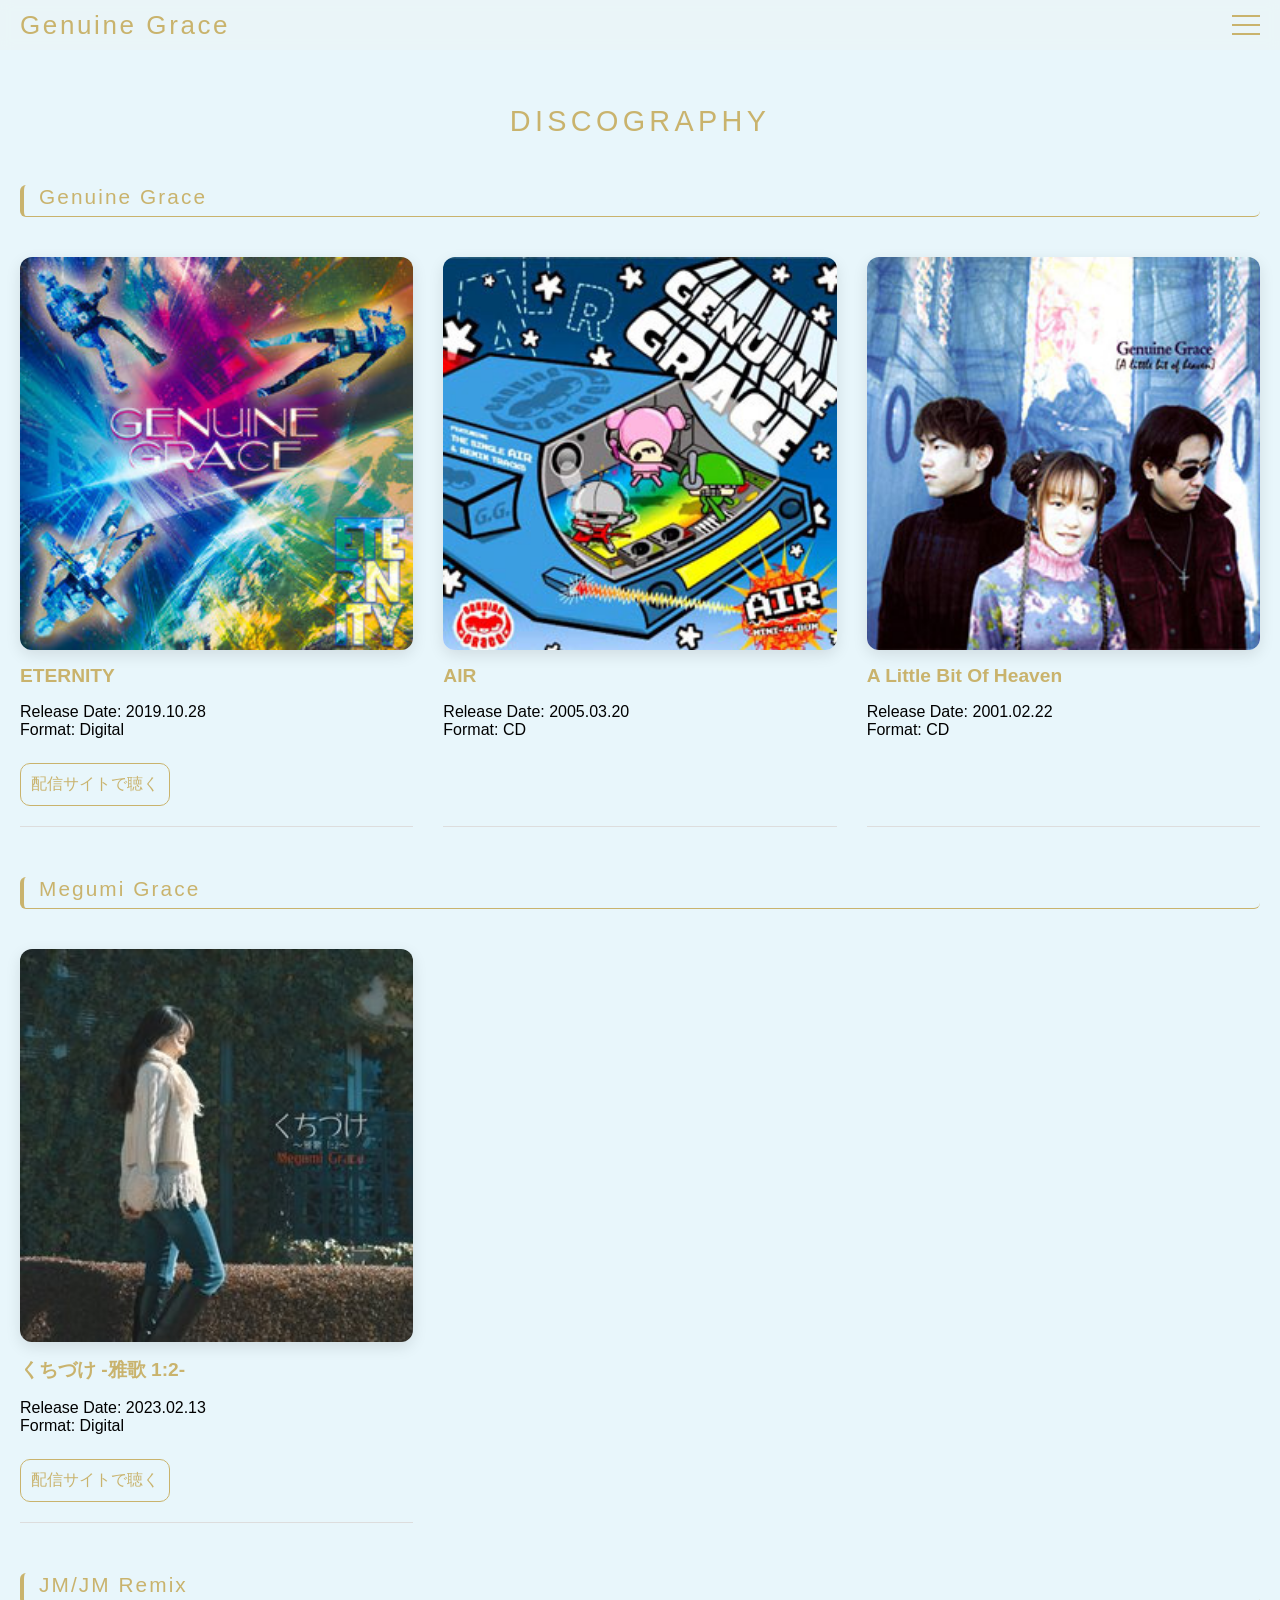
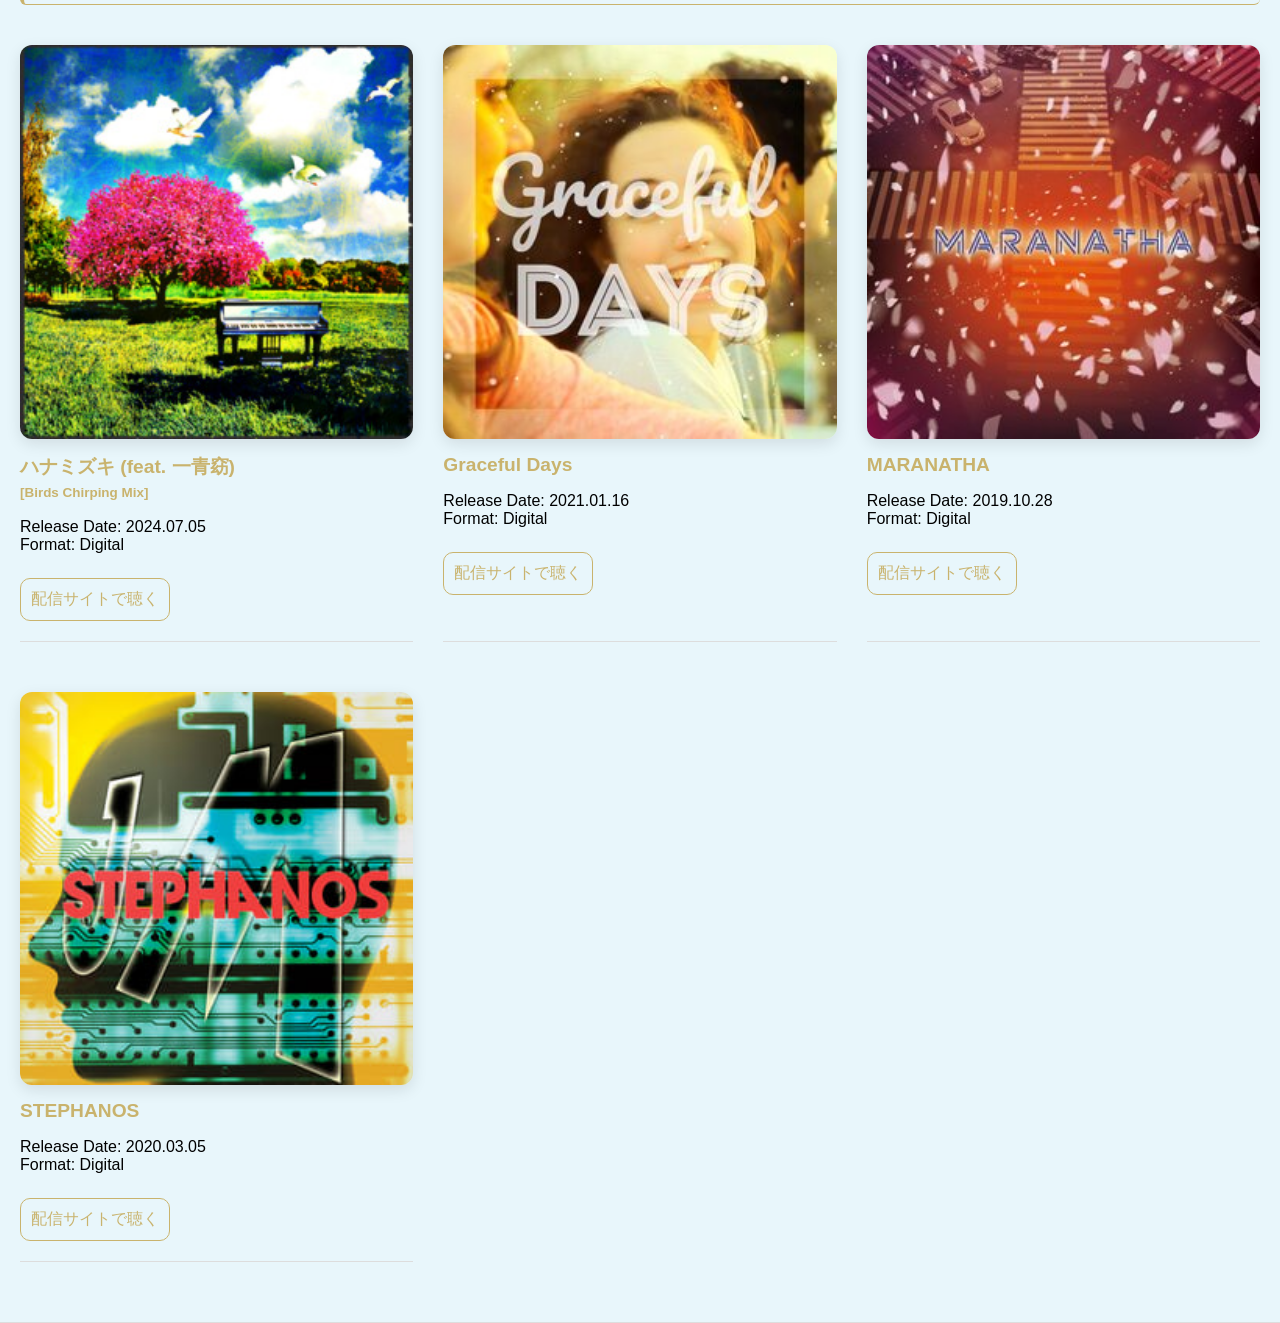
<file: discography.html>
<!doctype html>
<html lang="ja">
  <head>
    <meta charset="UTF-8" />
    <meta name="viewport" content="width=device-width, initial-scale=1.0" />
    <title>DISCOGRAPHY | GENUINE GRACE OFFICIAL SITE</title>
    <link rel="stylesheet" href="css/style.css" />
    <link
      rel="stylesheet"
      href="https://cdnjs.cloudflare.com/ajax/libs/animate.css/4.1.1/animate.min.css"
    />
    <script src="https://ajax.googleapis.com/ajax/libs/jquery/3.6.0/jquery.min.js"></script>
    <script src="./js/swiper.js"></script>
    <script src="./js/wow.js"></script>
  </head>

  <body>
    <div id="overlay" class="overlay"></div>

    <!-- 背景動画 -->
    <video id="bg-video" autoplay muted loop playsinline>
      <source src="img/back.mp4" type="video/mp4" />
    </video>

    <!-- ===== Header ===== -->
    <header class="header">
      <a href="index.html" class="logo">Genuine Grace</a>

      <!-- ハンバーガー -->
      <div class="hamburger" id="hamburger">
        <span></span>
        <span></span>
        <span></span>
      </div>
    </header>

    <!-- モバイルナビ -->
    <nav class="mobile-nav" id="mobileNav">
      <ul>
        <li><a href="index.html">TOP</a></li>
        <li><a href="news.html">NEWS</a></li>
        <li><a href="biography.html">BIOGRAPHY</a></li>
        <li><a href="discography.html">DISCOGRAPHY</a></li>
        <li><a href="gallery.html">GALLERY</a></li>
      </ul>
    </nav>

    <main>
      <section class="disco-section">
        <div class="disco-container">
          <div class="disco-title-box wow animate__animated animate__fadeInUp">
            <h2>DISCOGRAPHY</h2>
          </div>

          <!-- メイン作品 -->
          <h2 class="category-title">Genuine Grace</h2>

          <div
            class="disco-item wow animate__animated animate__bounceInLeft"
            data-wow-delay="0.1s"
          >
            <div class="disco-jacket wow animate__animated animate__fadeInUp">
              <a
                href="https://big-up.style/FR7l1vRf2r"
                target="_blank"
                rel="noopener noreferrer"
                class="music-link"
                ><img src="img/eternity.jpg" alt="ETERNITY"
              /></a>
            </div>
            <div class="disco-text wow animate__animated animate__frotateIn">
              <h3>ETERNITY</h3>
              <p>Release Date: 2019.10.28<br />Format: Digital</p>
              <a
                class="listen-btn wow animate__animated animate__fadeInUp"
                href="https://big-up.style/FR7l1vRf2r"
                target="_blank"
                rel="noopener noreferrer"
                >配信サイトで聴く</a
              >
            </div>
          </div>

          <div
            class="disco-item wow animate__animated animate__rotateInDownRight"
          >
            <div class="disco-jacket wow animate__animated animate__fadeInUp">
              <a
                href="https://www.hmv.co.jp/artist_Genuine-Grace_000000000176324/item_Air_1082587"
                target="_blank"
                rel="noopener noreferrer"
                class="music-link"
              >
                <img src="img/air.jpg" alt="AIR" />
              </a>
            </div>
            <div class="disco-text wow animate__animated animate__fadeInUp">
              <h3>AIR</h3>
              <p>Release Date: 2005.03.20<br />Format: CD</p>
            </div>
          </div>

          <div
            class="disco-item wow animate__animated animate__bounceInRight"
            data-wow-delay="0.1s"
          >
            <div class="disco-jacket wow animate__animated animate__fadeInUp">
              <a
                href="https://www.hmv.co.jp/artist_Genuine-Grace_000000000176324/item_Little-Bit-Of-Heaven_942361"
                target="_blank"
                rel="noopener noreferrer"
                class="music-link"
                ><img
                  src="img/A-Little-Bit-Of-Heaven.jpg"
                  alt="A Little Bit Of Heaven"
                />
              </a>
            </div>
            <div class="disco-text wow animate__animated animate__fadeInUp">
              <h3>A Little Bit Of Heaven</h3>
              <p>Release Date: 2001.02.22<br />Format: CD</p>
            </div>
          </div>

          <!-- ソロ作品 -->
          <h2
            class="category-title wow animate__animated animate__rotateInDownRight"
          >
            Megumi Grace
          </h2>
          <div class="disco-item wow animate__animated animate__rollIn">
            <div class="disco-jacket wow animate__animated animate__fadeInUp">
              <a
                href="https://big-up.style/Q2lNzddnYG"
                target="_blank"
                rel="noopener noreferrer"
                class="music-link"
                ><img src="img/kuchiduke.jpg" alt="くちづけ -雅歌 1:2-"
              /></a>
            </div>
            <div class="disco-text wow animate__animated animate__fadeInUp">
              <h3>くちづけ -雅歌 1:2-</h3>
              <p>Release Date: 2023.02.13<br />Format: Digital</p>
              <a
                class="listen-btn wow animate__animated animate__fadeInUp"
                href="https://big-up.style/Q2lNzddnYG"
                target="_blank"
                rel="noopener noreferrer"
                >配信サイトで聴く</a
              >
            </div>
          </div>

          <h2
            class="category-title wow animate__animated animate__rotateInDownRight"
          >
            JM/JM Remix
          </h2>
          <div class="disco-item wow animate__animated animate__rollIn">
            <div class="disco-jacket wow animate__animated animate__fadeInUp">
              <a
                href="https://linkco.re/7mEdD62Q"
                target="_blank"
                rel="noopener noreferrer"
                class="music-link"
                ><img
                  src="img/hanamizuki.jpg"
                  alt="ハナミズキ (feat. 一青窈) [Birds Chirping Mix]"
              /></a>
            </div>
            <div
              class="disco-text wow animate__animated animate__rotateInUpRight"
            >
              <h3>
                ハナミズキ (feat. 一青窈) <br />
                <span style="font-size: 0.7em">[Birds Chirping Mix]</span>
              </h3>
              <p>Release Date: 2024.07.05<br />Format: Digital</p>
              <a
                class="listen-btn wow animate__animated animate__fadeInUp"
                href="https://linkco.re/7mEdD62Q"
                target="_blank"
                rel="noopener noreferrer"
                >配信サイトで聴く</a
              >
            </div>
          </div>

          <div class="disco-item wow animate__animated animate__slideInDown">
            <div class="disco-jacket wow animate__animated animate__fadeInUp">
              <a
                href="https://big-up.style/KjiwR0dtIE"
                target="_blank"
                rel="noopener noreferrer"
                class="music-link"
                ><img src="img/GracefulDays.jpg" alt="Graceful Days"
              /></a>
            </div>
            <div class="disco-text wow animate__animated zoomInDown">
              <h3>Graceful Days</h3>
              <p>Release Date: 2021.01.16<br />Format: Digital</p>
              <a
                class="listen-btn wow animate__animated animate__fadeInUp"
                href="https://big-up.style/KjiwR0dtIE"
                target="_blank"
                rel="noopener noreferrer"
                >配信サイトで聴く</a
              >
            </div>
          </div>

          <div class="disco-item wow animate__animated animate__rollIn">
            <div class="disco-jacket wow animate__animated animate__fadeInUp">
              <a
                href="https://big-up.style/43fxNN93b0"
                target="_blank"
                rel="noopener noreferrer"
                class="music-link wow animate__animated animate__fadeInUp"
                ><img src="img/MARANATHA.jpg" alt="MARANATHA"
              /></a>
            </div>
            <div
              class="disco-text wow animate__animated animate__rotateInUpRight"
            >
              <h3>MARANATHA</h3>
              <p>Release Date: 2019.10.28<br />Format: Digital</p>
              <a
                class="listen-btn wow animate__animated animate__fadeInUp"
                href="https://big-up.style/43fxNN93b0"
                target="_blank"
                rel="noopener noreferrer"
                >配信サイトで聴く</a
              >
            </div>
          </div>

          <div class="disco-item wow animate__animated animate__rollIn">
            <div class="disco-jacket wow animate__animated animate__fadeInUp">
              <a
                href="https://big-up.style/8xkNArPSyU"
                target="_blank"
                rel="noopener noreferrer"
                class="music-link"
                ><img src="img/STEPHANOS.jpg" alt="STEPHANOS"
              /></a>
            </div>
            <div
              class="disco-text wow animate__animated animate__rotateInUpRight"
            >
              <h3>STEPHANOS</h3>
              <p>Release Date: 2020.03.05<br />Format: Digital</p>
              <a
                class="listen-btn wow animate__animated animate__zoomInDown"
                href="https://big-up.style/8xkNArPSyU"
                target="_blank"
                rel="noopener noreferrer"
                >配信サイトで聴く</a
              >
            </div>
          </div>
        </div>
      </section>
    </main>
    <script src="js/main.js"></script>
    <script>
      new WOW().init();
    </script>
  </body>
</html>
</file>
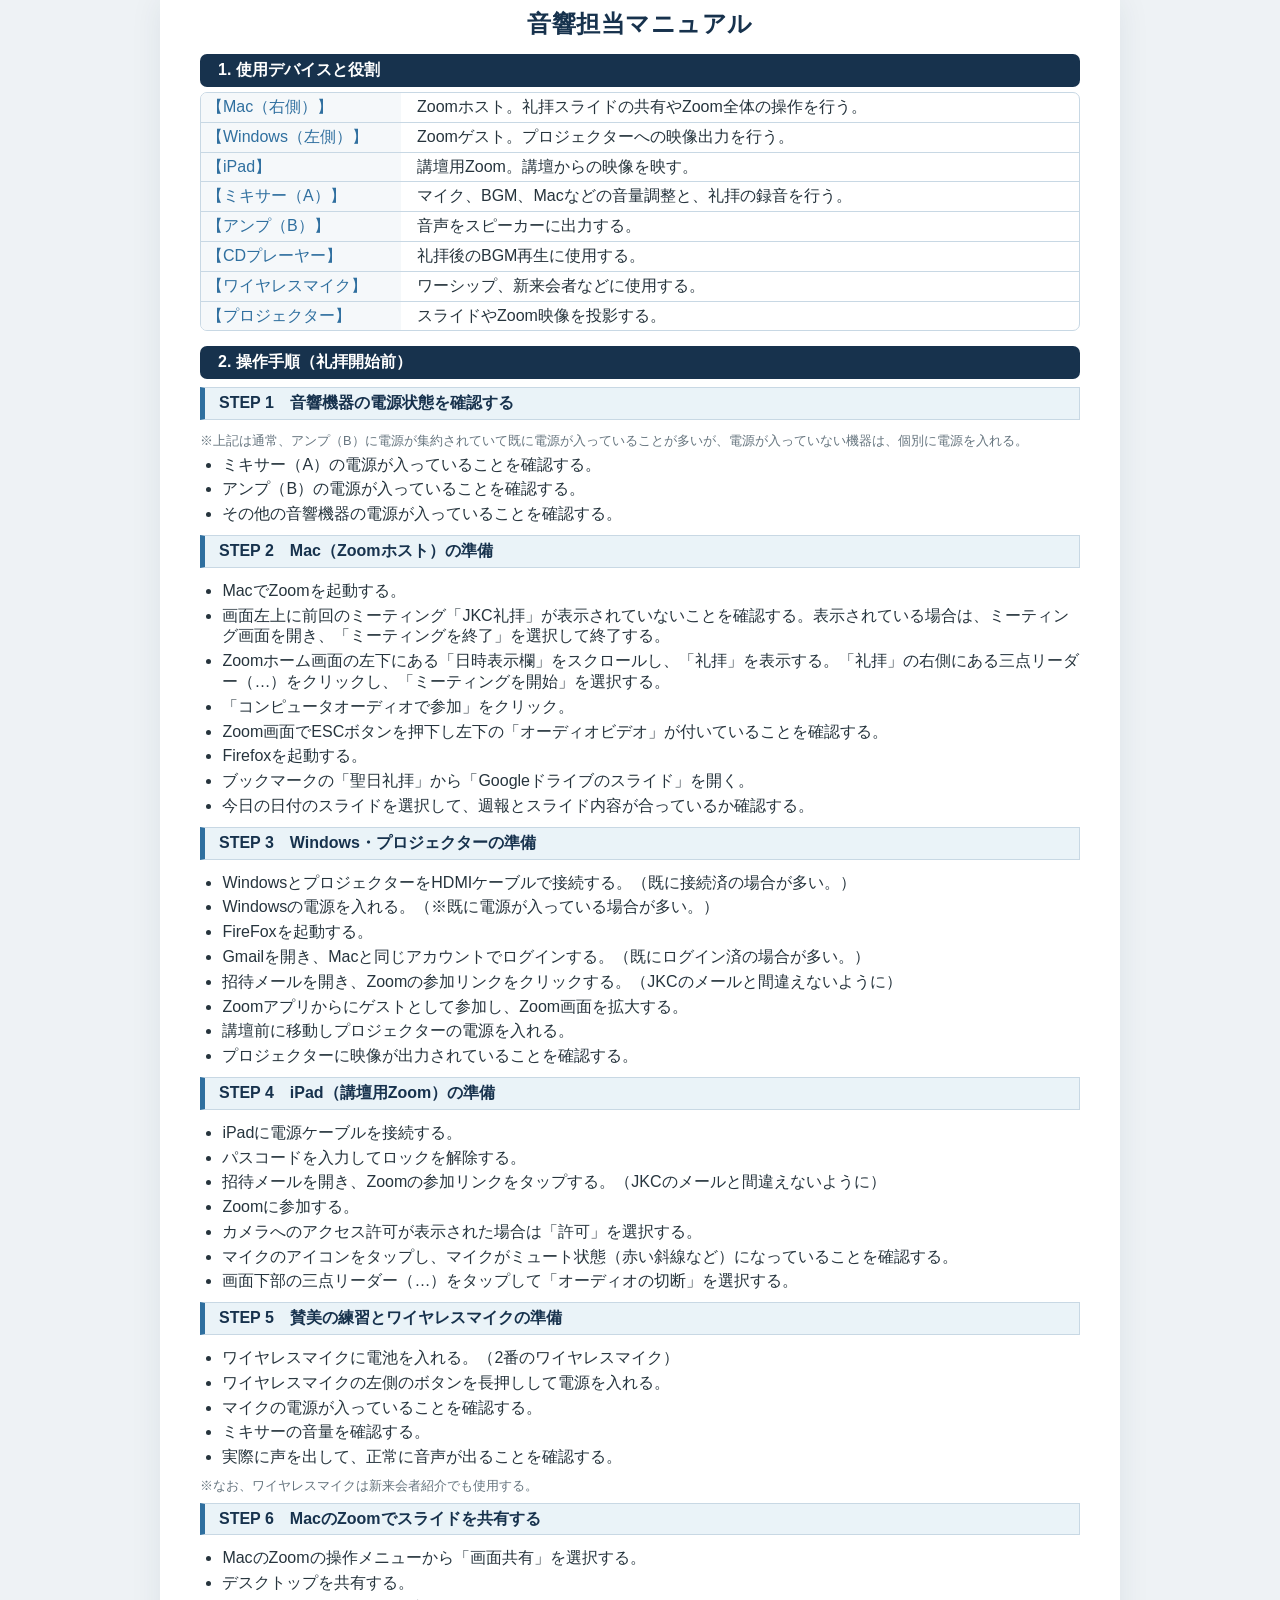
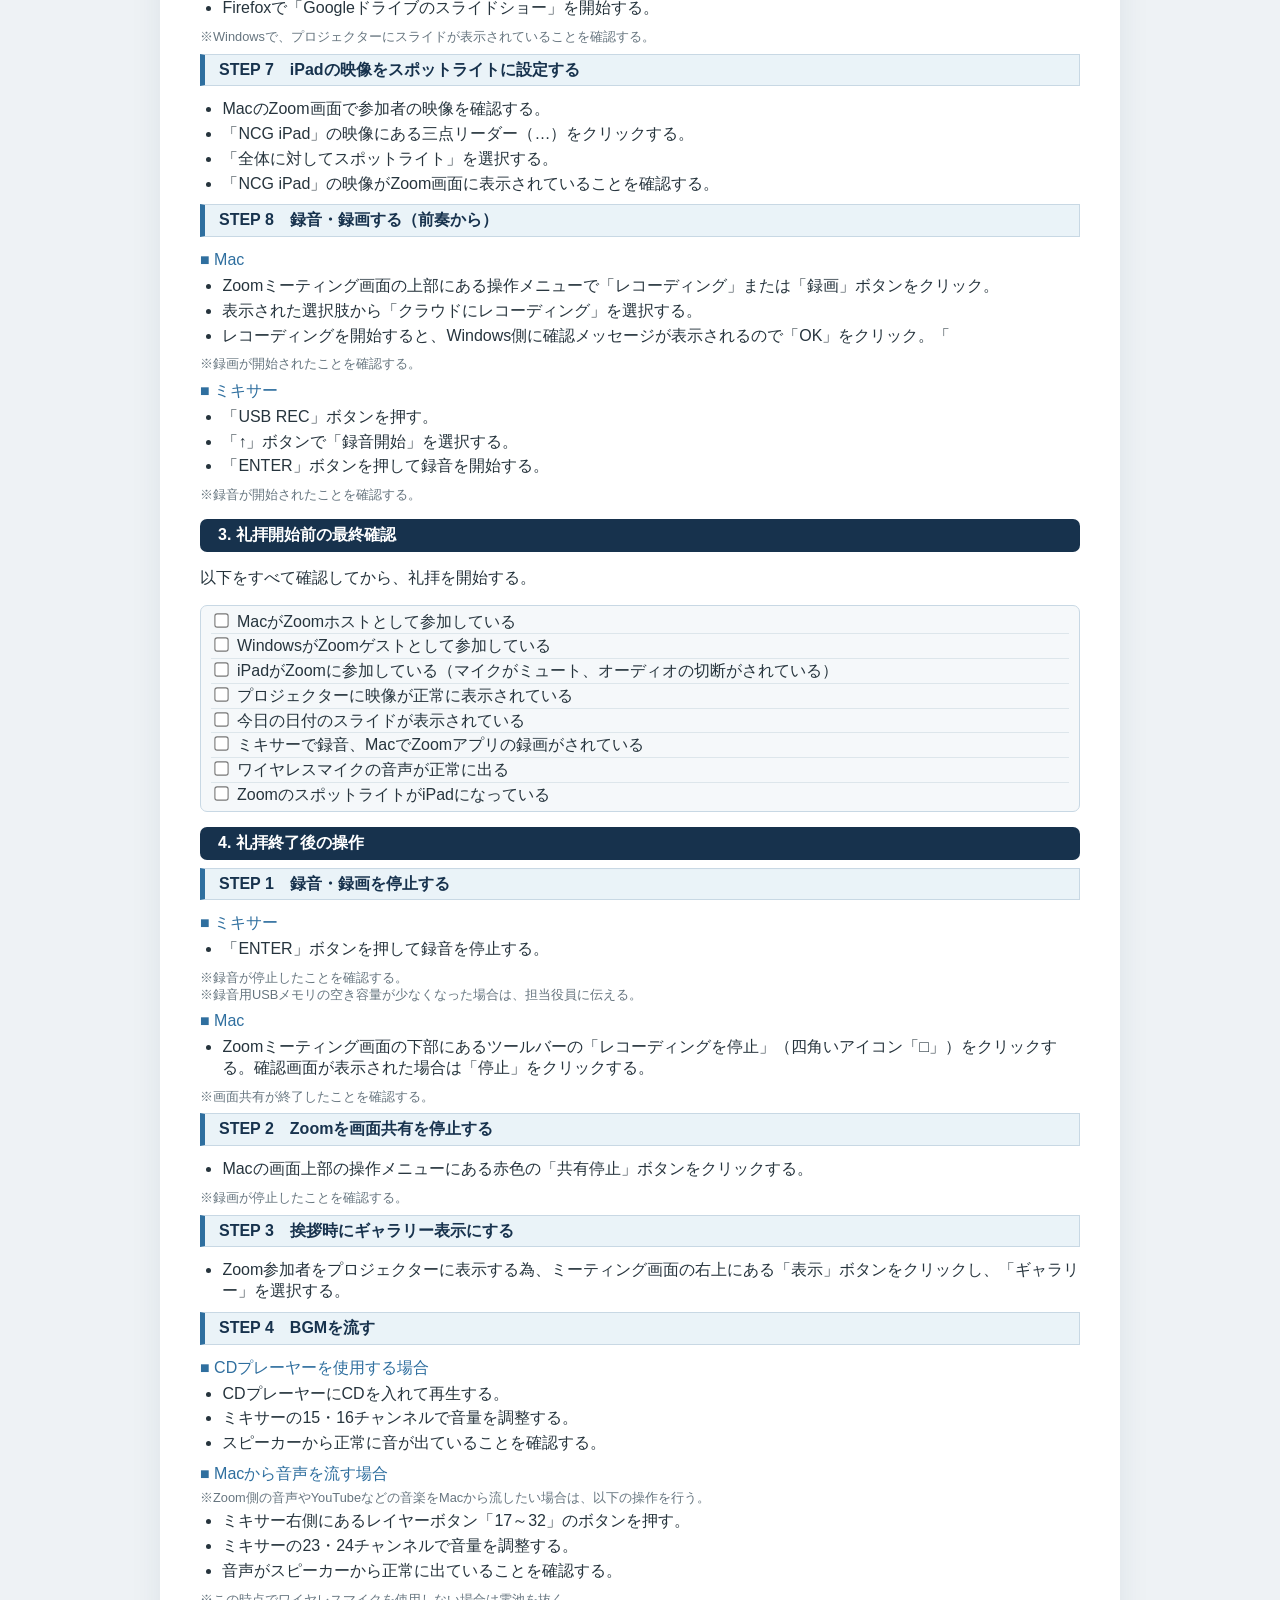
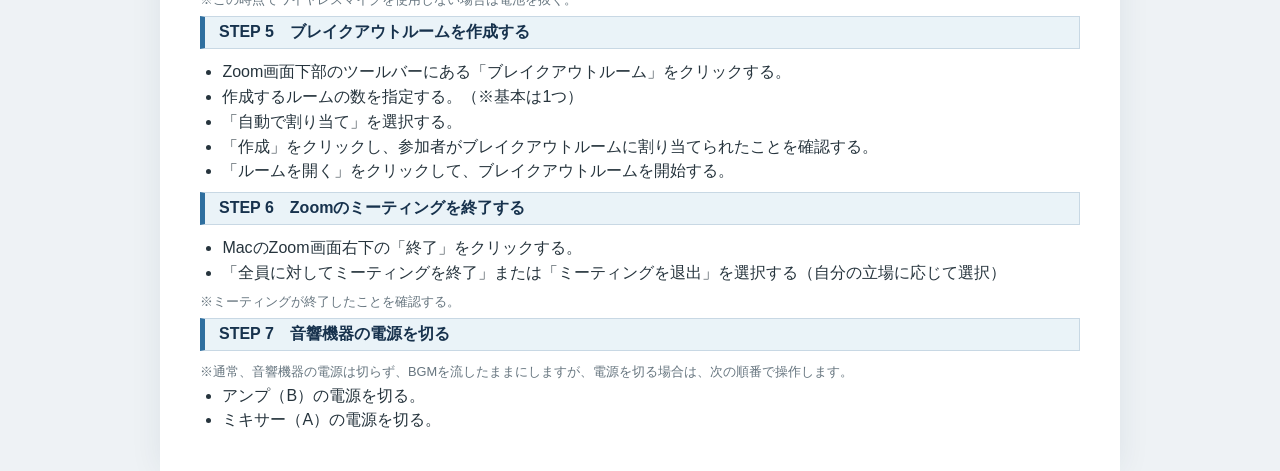
<file: PA_Operation_Manual.html>
<!doctype html>
<html lang="ja">
  <head>
    <meta charset="UTF-8" />
    <meta name="viewport" content="width=device-width, initial-scale=1.0" />
    <title>音響担当マニュアル</title>
    <style>
      :root {
        --navy: #17324d;
        --blue: #2f6f9f;
        --light: #eaf3f8;
        --pale: #f5f8fa;
        --line: #c8d8e4;
        --text: #26343d;
        --gray: #66757f;
      }
      * {
        box-sizing: border-box;
      }
      body {
        margin: 0;
        background: #eef2f5;
        color: var(--text);
        font-family:
          -apple-system, BlinkMacSystemFont, "Hiragino Sans", "Yu Gothic",
          Meiryo, sans-serif;
        line-height: 1.3;
      }

      main {
        max-width: 960px;
        margin: 0 auto;
        background: #fff;
        min-height: 100vh;
        padding: 0px 40px 30px;
        box-shadow: 0 0 30px rgba(23, 50, 77, 0.08);
      }
      .cover {
        text-align: center;
        padding: 8px 0 0px;
      }
      .cover h1 {
        color: var(--navy);
        font-size: 1.5rem;
        margin: 0 0 0px;
        letter-spacing: 0.02em;
      }
      .cover p {
        color: var(--gray);
        margin: 0;
        font-size: 0.6rem;
      }
      h1.section {
        color: #fff;
        background: var(--navy);
        border-radius: 7px;
        padding: 6px 18px;
        font-size: 1rem;
        margin: 15px 0 5px;
      }
      h2.step {
        color: var(--navy);
        background: var(--light);
        border: 1px solid var(--line);
        border-left: 5px solid var(--blue);
        padding: 5px 14px;
        font-size: 1rem;
        margin: 8px 0 13px;
      }
      .device-list {
        border: 1px solid var(--line);
        border-radius: 7px;
        overflow: hidden;
        margin-bottom: 8px;
      }
      .device {
        display: grid;
        grid-template-columns: 200px 1fr;
        border-bottom: 1px solid var(--line);
      }
      .device:last-child {
        border-bottom: 0;
      }
      .device-name {
        background: var(--pale);
        color: var(--blue);
        font-weight: 400;
        padding: 4px 6px;
      }
      .device-desc {
        padding: 4px 16px;
      }
      ul {
        margin: 5px 0 10px;
        padding-left: 1.4em;
      }
      li {
        margin: 4px 0;
      }
      .note {
        color: var(--gray);
        font-size: 0.8rem;
        margin: 4px 0 4px;
      }
      .subhead {
        color: var(--blue);
        font-weight: 500;
        margin: 8px 0 5px;
      }
      .final-check {
        background: var(--pale);
        border: 1px solid var(--line);
        border-radius: 7px;
        padding: 4px 10px;
      }
      .final-check label {
        display: block;
        padding: 1px 0;
        border-bottom: 1px solid #dde6eb;
      }
      .final-check label:last-child {
        border-bottom: 0;
      }
      .final-check input {
        margin-right: 9px;
        transform: scale(1.1);
      }
      @media (max-width: 700px) {
        main {
          padding: 28px 20px 50px;
        }
        .device {
          grid-template-columns: 1fr;
        }
        .device-name {
          padding-bottom: 6px;
        }
        .device-desc {
          padding-top: 6px;
        }
        .cover h1 {
          font-size: 1.55rem;
        }
      }
      @media print {
        body {
          background: #fff;
        }

        main {
          max-width: none;
          box-shadow: none;
          padding: 20mm 12mm 10mm;
        }

        .topbar {
          position: fixed;
          top: 0;
          left: 0;
          right: 0;
        }

        h1.section {
          break-after: avoid;
        }

        h2.step {
          break-after: avoid;
        }

        .device,
        .final-check {
          break-inside: avoid;
        }
      }
    </style>
  </head>
  <body>
    <div class="topbar"></div>
    <main>
      <header class="cover">
        <h1>音響担当マニュアル</h1>
      </header>

      <h1 class="section">1. 使用デバイスと役割</h1>
      <div class="device-list">
        <div class="device">
          <div class="device-name">【Mac（右側）】</div>
          <div class="device-desc">
            Zoomホスト。礼拝スライドの共有やZoom全体の操作を行う。
          </div>
        </div>
        <div class="device">
          <div class="device-name">【Windows（左側）】</div>
          <div class="device-desc">
            Zoomゲスト。プロジェクターへの映像出力を行う。
          </div>
        </div>
        <div class="device">
          <div class="device-name">【iPad】</div>
          <div class="device-desc">講壇用Zoom。講壇からの映像を映す。</div>
        </div>
        <div class="device">
          <div class="device-name">【ミキサー（A）】</div>
          <div class="device-desc">
            マイク、BGM、Macなどの音量調整と、礼拝の録音を行う。
          </div>
        </div>
        <div class="device">
          <div class="device-name">【アンプ（B）】</div>
          <div class="device-desc">音声をスピーカーに出力する。</div>
        </div>
        <div class="device">
          <div class="device-name">【CDプレーヤー】</div>
          <div class="device-desc">礼拝後のBGM再生に使用する。</div>
        </div>
        <div class="device">
          <div class="device-name">【ワイヤレスマイク】</div>
          <div class="device-desc">ワーシップ、新来会者などに使用する。</div>
        </div>
        <div class="device">
          <div class="device-name">【プロジェクター】</div>
          <div class="device-desc">スライドやZoom映像を投影する。</div>
        </div>
      </div>

      <h1 class="section">2. 操作手順（礼拝開始前）</h1>

      <h2 class="step">STEP 1　音響機器の電源状態を確認する</h2>
      <p class="note">
        ※上記は通常、アンプ（B）に電源が集約されていて既に電源が入っていることが多いが、電源が入っていない機器は、個別に電源を入れる。
      </p>
      <ul>
        <li>ミキサー（A）の電源が入っていることを確認する。</li>
        <li>アンプ（B）の電源が入っていることを確認する。</li>
        <li>その他の音響機器の電源が入っていることを確認する。</li>
      </ul>

      <h2 class="step">STEP 2　Mac（Zoomホスト）の準備</h2>
      <ul>
        <li>MacでZoomを起動する。</li>
        <li>
          画面左上に前回のミーティング「JKC礼拝」が表示されていないことを確認する。表示されている場合は、ミーティング画面を開き、「ミーティングを終了」を選択して終了する。
        </li>
        <li>
          Zoomホーム画面の左下にある「日時表示欄」をスクロールし、「礼拝」を表示する。「礼拝」の右側にある三点リーダー（…）をクリックし、「ミーティングを開始」を選択する。
        </li>
        <li>「コンピュータオーディオで参加」をクリック。</li>
        <li>
          Zoom画面でESCボタンを押下し左下の「オーディオビデオ」が付いていることを確認する。
        </li>
        <li>Firefoxを起動する。</li>
        <li>
          ブックマークの「聖日礼拝」から「Googleドライブのスライド」を開く。
        </li>
        <li>
          今日の日付のスライドを選択して、週報とスライド内容が合っているか確認する。
        </li>
      </ul>

      <h2 class="step">STEP 3　Windows・プロジェクターの準備</h2>
      <ul>
        <li>
          WindowsとプロジェクターをHDMIケーブルで接続する。（既に接続済の場合が多い。）
        </li>
        <li>Windowsの電源を入れる。（※既に電源が入っている場合が多い。）</li>
        <li>FireFoxを起動する。</li>
        <li>
          Gmailを開き、Macと同じアカウントでログインする。（既にログイン済の場合が多い。）
        </li>
        <li>
          招待メールを開き、Zoomの参加リンクをクリックする。（JKCのメールと間違えないように）
        </li>
        <li>Zoomアプリからにゲストとして参加し、Zoom画面を拡大する。</li>
        <li>講壇前に移動しプロジェクターの電源を入れる。</li>
        <li>プロジェクターに映像が出力されていることを確認する。</li>
      </ul>

      <h2 class="step">STEP 4　iPad（講壇用Zoom）の準備</h2>
      <ul>
        <li>iPadに電源ケーブルを接続する。</li>
        <li>パスコードを入力してロックを解除する。</li>
        <li>
          招待メールを開き、Zoomの参加リンクをタップする。（JKCのメールと間違えないように）
        </li>
        <li>Zoomに参加する。</li>
        <li>カメラへのアクセス許可が表示された場合は「許可」を選択する。</li>
        <li>
          マイクのアイコンをタップし、マイクがミュート状態（赤い斜線など）になっていることを確認する。
        </li>
        <li>
          画面下部の三点リーダー（…）をタップして「オーディオの切断」を選択する。
        </li>
      </ul>

      <h2 class="step">STEP 5　賛美の練習とワイヤレスマイクの準備</h2>
      <ul>
        <li>ワイヤレスマイクに電池を入れる。（2番のワイヤレスマイク）</li>
        <li>ワイヤレスマイクの左側のボタンを長押しして電源を入れる。</li>
        <li>マイクの電源が入っていることを確認する。</li>
        <li>ミキサーの音量を確認する。</li>
        <li>実際に声を出して、正常に音声が出ることを確認する。</li>
      </ul>
      <p class="note">※なお、ワイヤレスマイクは新来会者紹介でも使用する。</p>

      <h2 class="step">STEP 6　MacのZoomでスライドを共有する</h2>
      <ul>
        <li>MacのZoomの操作メニューから「画面共有」を選択する。</li>
        <li>デスクトップを共有する。</li>
        <li>Firefoxで「Googleドライブのスライドショー」を開始する。</li>
      </ul>
      <p class="note">
        ※Windowsで、プロジェクターにスライドが表示されていることを確認する。
      </p>

      <h2 class="step">STEP 7　iPadの映像をスポットライトに設定する</h2>
      <ul>
        <li>MacのZoom画面で参加者の映像を確認する。</li>
        <li>「NCG iPad」の映像にある三点リーダー（…）をクリックする。</li>
        <li>「全体に対してスポットライト」を選択する。</li>
        <li>「NCG iPad」の映像がZoom画面に表示されていることを確認する。</li>
      </ul>

      <h2 class="step">STEP 8　録音・録画する（前奏から）</h2>
      <p class="subhead">■ Mac</p>
      <ul>
        <li>
          Zoomミーティング画面の上部にある操作メニューで「レコーディング」または「録画」ボタンをクリック。
        </li>
        <li>表示された選択肢から「クラウドにレコーディング」を選択する。</li>
        <li>
          レコーディングを開始すると、Windows側に確認メッセージが表示されるので「OK」をクリック。「
        </li>
      </ul>
      <p class="note">※録画が開始されたことを確認する。</p>
      <p class="subhead">■ ミキサー</p>
      <ul>
        <li>「USB REC」ボタンを押す。</li>
        <li>「↑」ボタンで「録音開始」を選択する。</li>
        <li>「ENTER」ボタンを押して録音を開始する。</li>
      </ul>
      <p class="note">※録音が開始されたことを確認する。</p>

      <h1 class="section">3. 礼拝開始前の最終確認</h1>
      <p>以下をすべて確認してから、礼拝を開始する。</p>
      <div class="final-check">
        <label
          ><input type="checkbox" />MacがZoomホストとして参加している</label
        >
        <label
          ><input type="checkbox" />WindowsがZoomゲストとして参加している</label
        >
        <label
          ><input
            type="checkbox"
          />iPadがZoomに参加している（マイクがミュート、オーディオの切断がされている）</label
        >
        <label
          ><input
            type="checkbox"
          />プロジェクターに映像が正常に表示されている</label
        >
        <label
          ><input type="checkbox" />今日の日付のスライドが表示されている</label
        >
        <label
          ><input
            type="checkbox"
          />ミキサーで録音、MacでZoomアプリの録画がされている</label
        >
        <label
          ><input type="checkbox" />ワイヤレスマイクの音声が正常に出る</label
        >
        <label
          ><input
            type="checkbox"
          />ZoomのスポットライトがiPadになっている</label
        >
      </div>

      <h1 class="section">4. 礼拝終了後の操作</h1>

      <h2 class="step">STEP 1　録音・録画を停止する</h2>
      <p class="subhead">■ ミキサー</p>
      <ul>
        <li>「ENTER」ボタンを押して録音を停止する。</li>
      </ul>
      <p class="note">
        ※録音が停止したことを確認する。<br />※録音用USBメモリの空き容量が少なくなった場合は、担当役員に伝える。
      </p>

      <p class="subhead">■ Mac</p>
      <ul>
        <li>
          Zoomミーティング画面の下部にあるツールバーの「レコーディングを停止」（四角いアイコン「□」）をクリックする。確認画面が表示された場合は「停止」をクリックする。
        </li>
      </ul>
      <p class="note">※画面共有が終了したことを確認する。</p>

      <h2 class="step">STEP 2　Zoomを画面共有を停止する</h2>
      <ul>
        <li>
          Macの画面上部の操作メニューにある赤色の「共有停止」ボタンをクリックする。
        </li>
      </ul>
      <p class="note">※録画が停止したことを確認する。</p>
      <h2 class="step">STEP 3　挨拶時にギャラリー表示にする</h2>
      <ul>
        <li>
          Zoom参加者をプロジェクターに表示する為、ミーティング画面の右上にある「表示」ボタンをクリックし、「ギャラリー」を選択する。
        </li>
      </ul>

      <h2 class="step">STEP 4　BGMを流す</h2>
      <p class="subhead">■ CDプレーヤーを使用する場合</p>
      <ul>
        <li>CDプレーヤーにCDを入れて再生する。</li>
        <li>ミキサーの15・16チャンネルで音量を調整する。</li>
        <li>スピーカーから正常に音が出ていることを確認する。</li>
      </ul>
      <p class="subhead">■ Macから音声を流す場合</p>
      <p class="note">
        ※Zoom側の音声やYouTubeなどの音楽をMacから流したい場合は、以下の操作を行う。
      </p>
      <ul>
        <li>ミキサー右側にあるレイヤーボタン「17～32」のボタンを押す。</li>
        <li>ミキサーの23・24チャンネルで音量を調整する。</li>
        <li>音声がスピーカーから正常に出ていることを確認する。</li>
      </ul>
      <p class="note">
        ※この時点でワイヤレスマイクを使用しない場合は電池を抜く。
      </p>

      <h2 class="step">STEP 5　ブレイクアウトルームを作成する</h2>
      <ul>
        <li>
          Zoom画面下部のツールバーにある「ブレイクアウトルーム」をクリックする。
        </li>
        <li>作成するルームの数を指定する。（※基本は1つ）</li>
        <li>「自動で割り当て」を選択する。</li>
        <li>
          「作成」をクリックし、参加者がブレイクアウトルームに割り当てられたことを確認する。
        </li>
        <li>
          「ルームを開く」をクリックして、ブレイクアウトルームを開始する。
        </li>
      </ul>

      <h2 class="step">STEP 6　Zoomのミーティングを終了する</h2>
      <ul>
        <li>MacのZoom画面右下の「終了」をクリックする。</li>
        <li>
          「全員に対してミーティングを終了」または「ミーティングを退出」を選択する（自分の立場に応じて選択）
        </li>
      </ul>
      <p class="note">※ミーティングが終了したことを確認する。</p>

      <h2 class="step">STEP 7　音響機器の電源を切る</h2>
      <p class="note">
        ※通常、音響機器の電源は切らず、BGMを流したままにしますが、電源を切る場合は、次の順番で操作します。
      </p>
      <ul>
        <li>アンプ（B）の電源を切る。</li>
        <li>ミキサー（A）の電源を切る。</li>
      </ul>
    </main>
  </body>
</html>
</file>
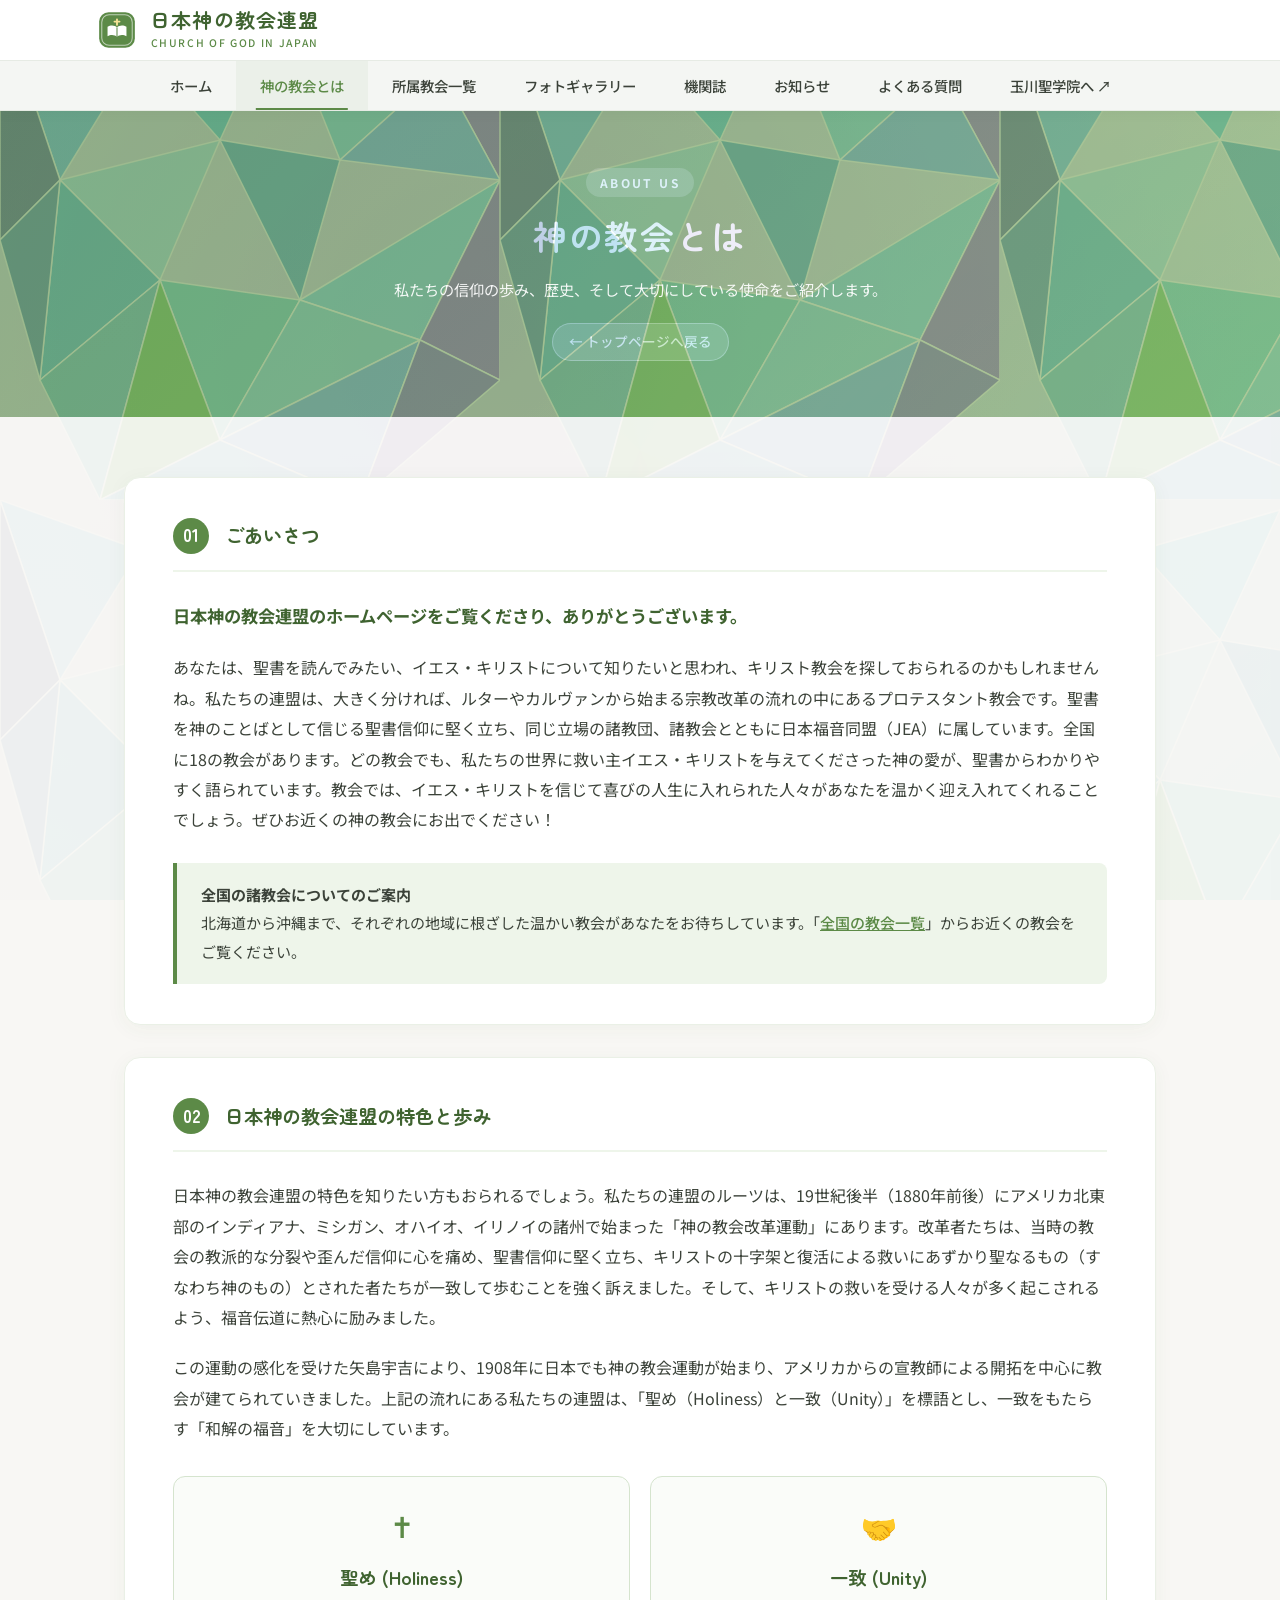
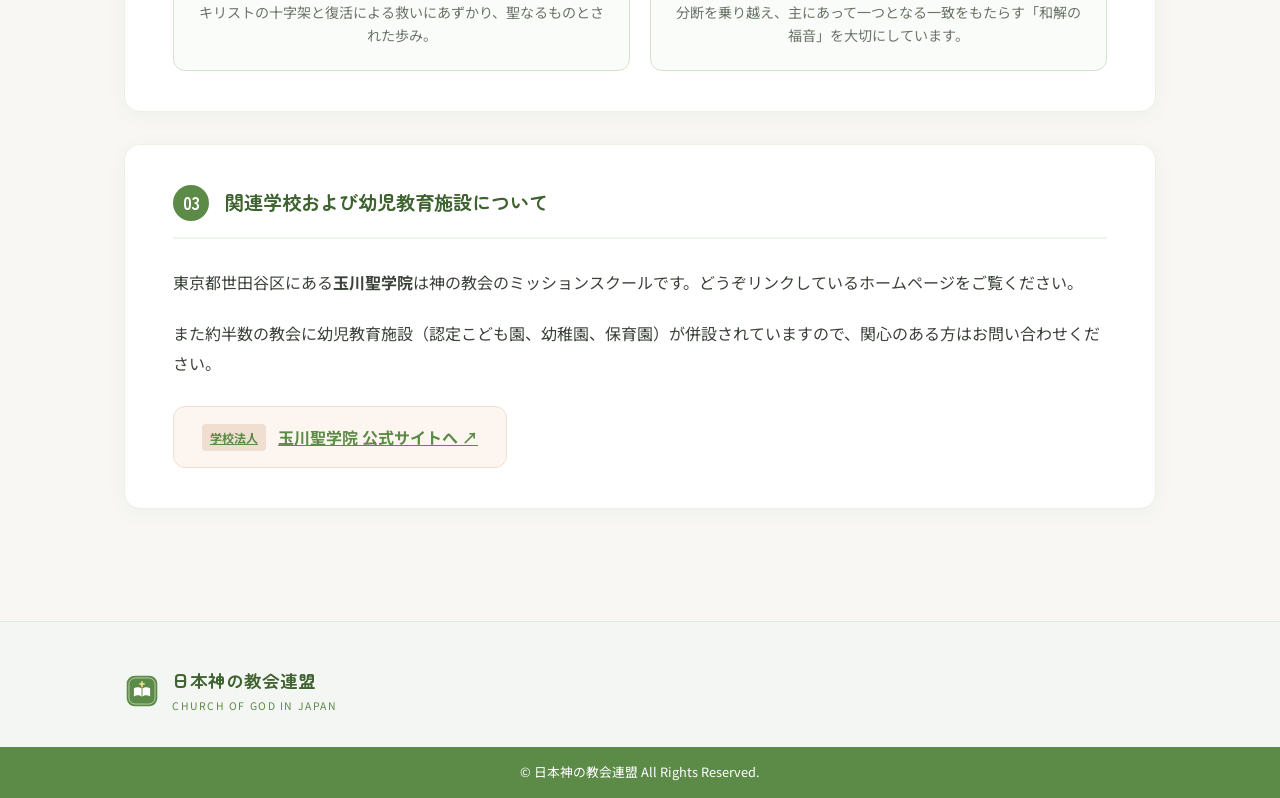
<file: renmei/kaminokyoukaitowa.html>
<!doctype html>
<html lang="ja">
  <head>
    <meta charset="UTF-8" />
    <meta name="viewport" content="width=device-width, initial-scale=1.0" />
    <meta
      name="description"
      content="神の教会とは - 日本神の教会連盟の信仰の歩みや歴史、特色をご紹介します。"
    />
    <title>神の教会とは | 日本神の教会連盟</title>
    <link rel="preconnect" href="https://fonts.googleapis.com" />
    <link rel="preconnect" href="https://fonts.gstatic.com" crossorigin />
    <link
      href="https://fonts.googleapis.com/css2?family=Noto+Sans+JP:wght@400;500;700&family=Zen+Maru+Gothic:wght@500;700&display=swap"
      rel="stylesheet"
    />
    <link rel="stylesheet" href="css/style.css" />
  </head>
  <body>
    <div class="stained-glass-bg" aria-hidden="true"></div>
    <header class="site-header" id="siteHeader">
      <div class="header-top">
        <a href="index.html" class="brand-logo">
          <img
            src="img/logo_mark.svg"
            alt="日本神の教会連盟 ロゴ"
            class="logo-svg"
          />
          <div class="brand-text">
            <span class="brand-ja">日本神の教会連盟</span>
            <span class="brand-en">CHURCH OF GOD IN JAPAN</span>
          </div>
        </a>
        <button class="menu-toggle" id="menuToggle" aria-label="メニューを開閉">
          <span></span>
          <span></span>
          <span></span>
        </button>
      </div>
      <nav class="global-nav" id="mainNav">
        <ul>
          <!-- ▼ グローバルナビの先頭に「ホーム」を追加 ▼ -->
          <li><a href="index.html">ホーム</a></li>
          <li>
            <a href="kaminokyoukaitowa.html" class="active">神の教会とは</a>
          </li>
          <li><a href="index.html#churches">所属教会一覧</a></li>
          <li><a href="photo.html">フォトギャラリー</a></li>
          <li><a href="kikanshi/kikanshi.html">機関誌</a></li>
          <li><a href="kakukyoukai/oshirase.html">お知らせ</a></li>
          <li><a href="qa.html">よくある質問</a></li>
          <li>
            <a href="http://www.tamasei.ed.jp/" target="_blank" rel="noopener"
              >玉川聖学院へ ↗</a
            >
          </li>
        </ul>
      </nav>
    </header>

    <section class="page-hero">
      <div class="page-hero-inner">
        <span class="page-tag">ABOUT US</span>
        <h1 class="page-title">神の教会とは</h1>
        <p class="page-subtitle">
          私たちの信仰の歩み、歴史、そして大切にしている使命をご紹介します。
        </p>
        <!-- ▼ ページ上部にわかりやすい「トップページへ戻る」ボタンを配置する場合 ▼ -->
        <div style="margin-top: 20px">
          <a
            href="index.html"
            style="
              display: inline-block;
              background-color: rgba(255, 255, 255, 0.2);
              color: #fff;
              padding: 6px 16px;
              border-radius: 50px;
              font-size: 0.85rem;
              font-weight: 500;
              border: 1px solid rgba(255, 255, 255, 0.4);
            "
          >
            ← トップページへ戻る
          </a>
        </div>
      </div>
    </section>

    <main class="page-main">
      <div class="container">
        <!-- ごあいさつセクション -->
        <article class="content-box fade-up">
          <div class="content-header">
            <span class="content-number">01</span>
            <h2>ごあいさつ</h2>
          </div>
          <div class="content-body">
            <p class="lead-text">
              日本神の教会連盟のホームページをご覧くださり、ありがとうございます。
            </p>
            <p>
              あなたは、聖書を読んでみたい、イエス・キリストについて知りたいと思われ、キリスト教会を探しておられるのかもしれませんね。私たちの連盟は、大きく分ければ、ルターやカルヴァンから始まる宗教改革の流れの中にあるプロテスタント教会です。聖書を神のことばとして信じる聖書信仰に堅く立ち、同じ立場の諸教団、諸教会とともに日本福音同盟（JEA）に属しています。全国に18の教会があります。どの教会でも、私たちの世界に救い主イエス・キリストを与えてくださった神の愛が、聖書からわかりやすく語られています。教会では、イエス・キリストを信じて喜びの人生に入れられた人々があなたを温かく迎え入れてくれることでしょう。ぜひお近くの神の教会にお出でください！
            </p>
            <div class="highlight-box">
              <p>
                <strong>全国の諸教会についてのご案内</strong
                ><br />北海道から沖縄まで、それぞれの地域に根ざした温かい教会があなたをお待ちしています。「<a
                  href="index.html#churches"
                  >全国の教会一覧</a
                >」からお近くの教会をご覧ください。
              </p>
            </div>
          </div>
        </article>

        <!-- 特色・ルーツセクション -->
        <article class="content-box fade-up">
          <div class="content-header">
            <span class="content-number">02</span>
            <h2>日本神の教会連盟の特色と歩み</h2>
          </div>
          <div class="content-body">
            <p>
              日本神の教会連盟の特色を知りたい方もおられるでしょう。私たちの連盟のルーツは、19世紀後半（1880年前後）にアメリカ北東部のインディアナ、ミシガン、オハイオ、イリノイの諸州で始まった「神の教会改革運動」にあります。改革者たちは、当時の教会の教派的な分裂や歪んだ信仰に心を痛め、聖書信仰に堅く立ち、キリストの十字架と復活による救いにあずかり聖なるもの（すなわち神のもの）とされた者たちが一致して歩むことを強く訴えました。そして、キリストの救いを受ける人々が多く起こされるよう、福音伝道に熱心に励みました。
            </p>
            <p>
              この運動の感化を受けた矢島宇吉により、1908年に日本でも神の教会運動が始まり、アメリカからの宣教師による開拓を中心に教会が建てられていきました。上記の流れにある私たちの連盟は、「聖め（Holiness）と一致（Unity）」を標語とし、一致をもたらす「和解の福音」を大切にしています。
            </p>

            <div class="features-grid">
              <div class="feature-card">
                <span class="feature-icon">✝</span>
                <h3>聖め (Holiness)</h3>
                <p>
                  キリストの十字架と復活による救いにあずかり、聖なるものとされた歩み。
                </p>
              </div>
              <div class="feature-card">
                <span class="feature-icon">🤝</span>
                <h3>一致 (Unity)</h3>
                <p>
                  分断を乗り越え、主にあって一つとなる一致をもたらす「和解の福音」を大切にしています。
                </p>
              </div>
            </div>
          </div>
        </article>

        <!-- 学校・幼児教育施設セクション -->
        <article class="content-box fade-up">
          <div class="content-header">
            <span class="content-number">03</span>
            <h2>関連学校および幼児教育施設について</h2>
          </div>
          <div class="content-body">
            <p>
              東京都世田谷区にある<strong>玉川聖学院</strong>は神の教会のミッションスクールです。どうぞリンクしているホームページをご覧ください。
            </p>
            <p>
              また約半数の教会に幼児教育施設（認定こども園、幼稚園、保育園）が併設されていますので、関心のある方はお問い合わせください。
            </p>

            <div class="links-row">
              <a
                href="http://www.tamasei.ed.jp/"
                target="_blank"
                rel="noopener"
                class="banner-link"
              >
                <span class="banner-label">学校法人</span>
                <strong>玉川聖学院 公式サイトへ ↗</strong>
              </a>
            </div>
          </div>
        </article>
      </div>
    </main>

    <footer class="site-footer">
      <div class="container footer-inner">
        <div class="footer-brand">
          <img src="img/logo_mark.svg" alt="" class="footer-logo" />
          <div>
            <p class="footer-name">日本神の教会連盟</p>
            <p class="footer-en">CHURCH OF GOD IN JAPAN</p>
          </div>
        </div>
      </div>
      <div class="footer-copy">
        <p>&copy; 日本神の教会連盟 All Rights Reserved.</p>
      </div>
    </footer>
    <a
      href="#"
      id="scrollTopBtn"
      class="scroll-top-btn"
      aria-label="ページの一番上へ戻る"
    >
      <svg
        xmlns="http://www.w3.org/2000/svg"
        width="24"
        height="24"
        viewBox="0 0 24 24"
        fill="none"
        stroke="currentColor"
        stroke-width="2.5"
        stroke-linecap="round"
        stroke-linejoin="round"
      >
        <path d="m18 15-6-6-6 6" />
      </svg>
    </a>
    <script src="js/script.js"></script>
  </body>
</html>
</file>
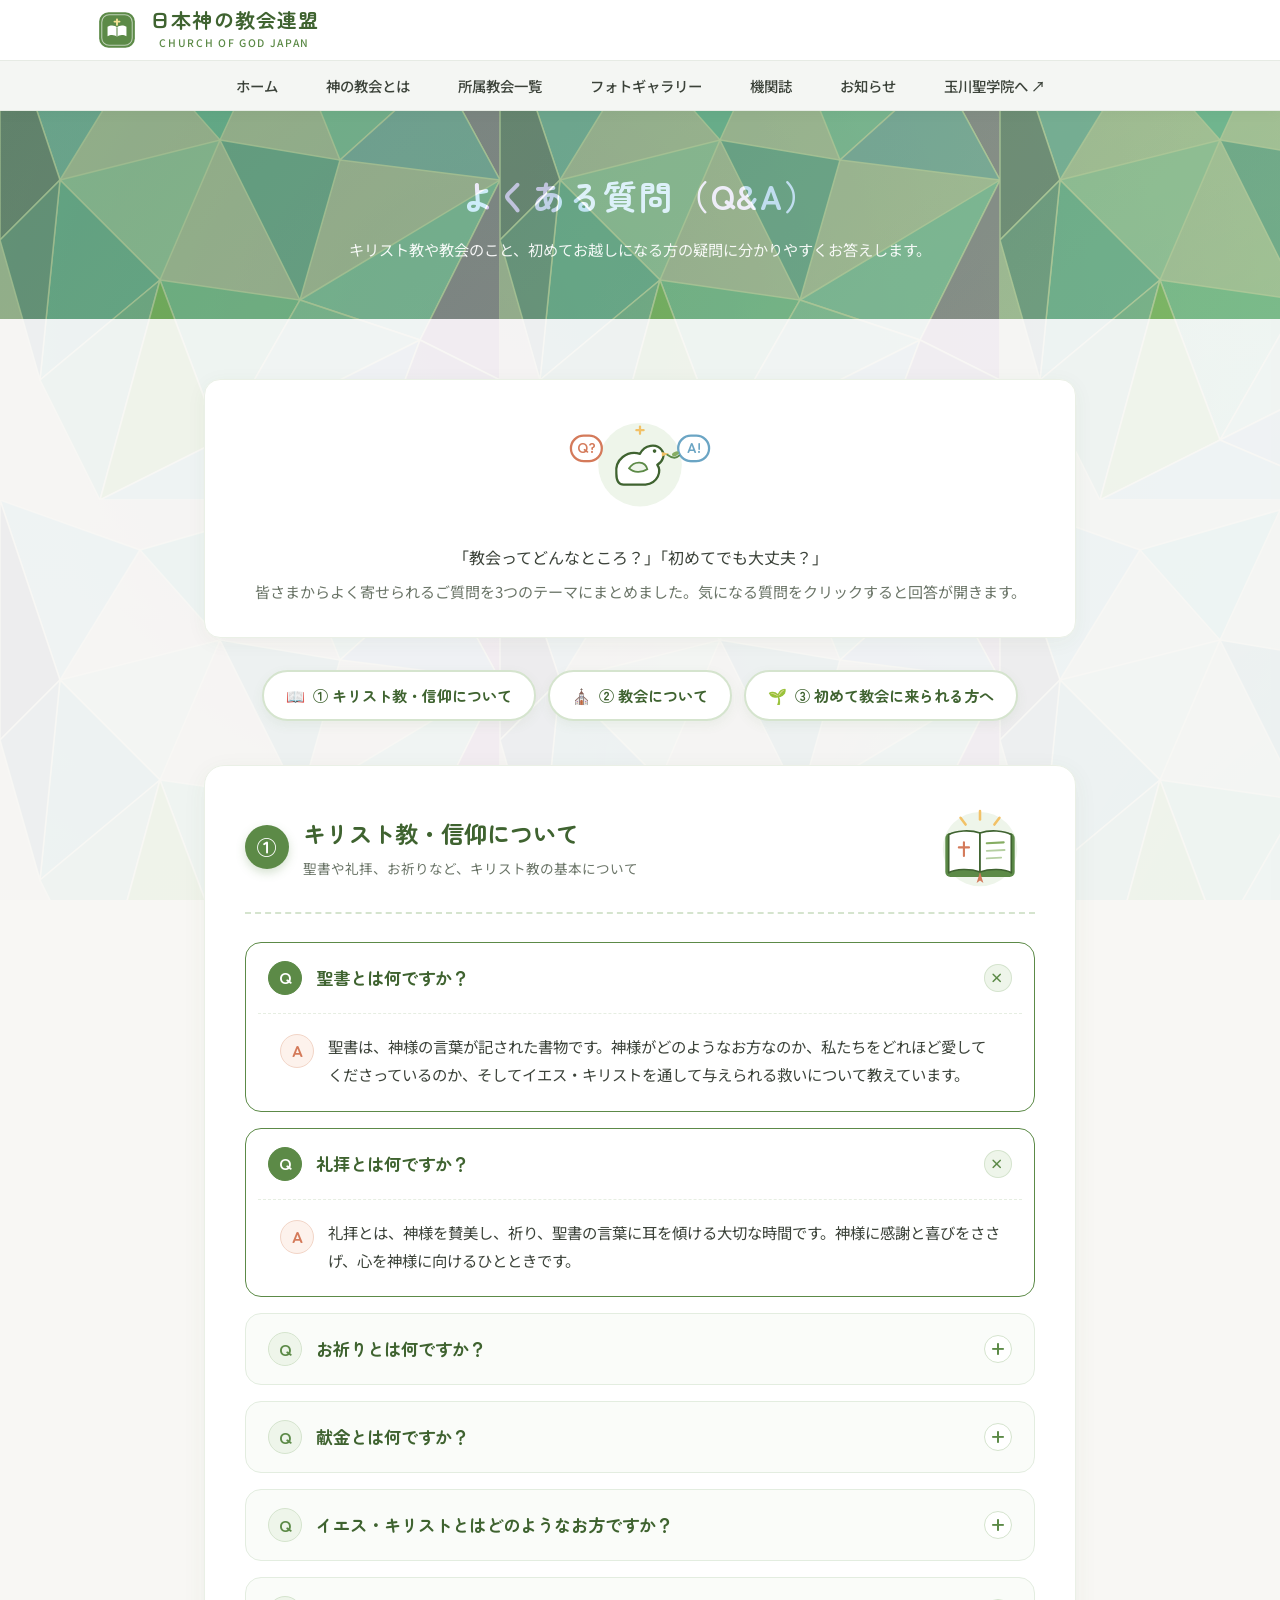
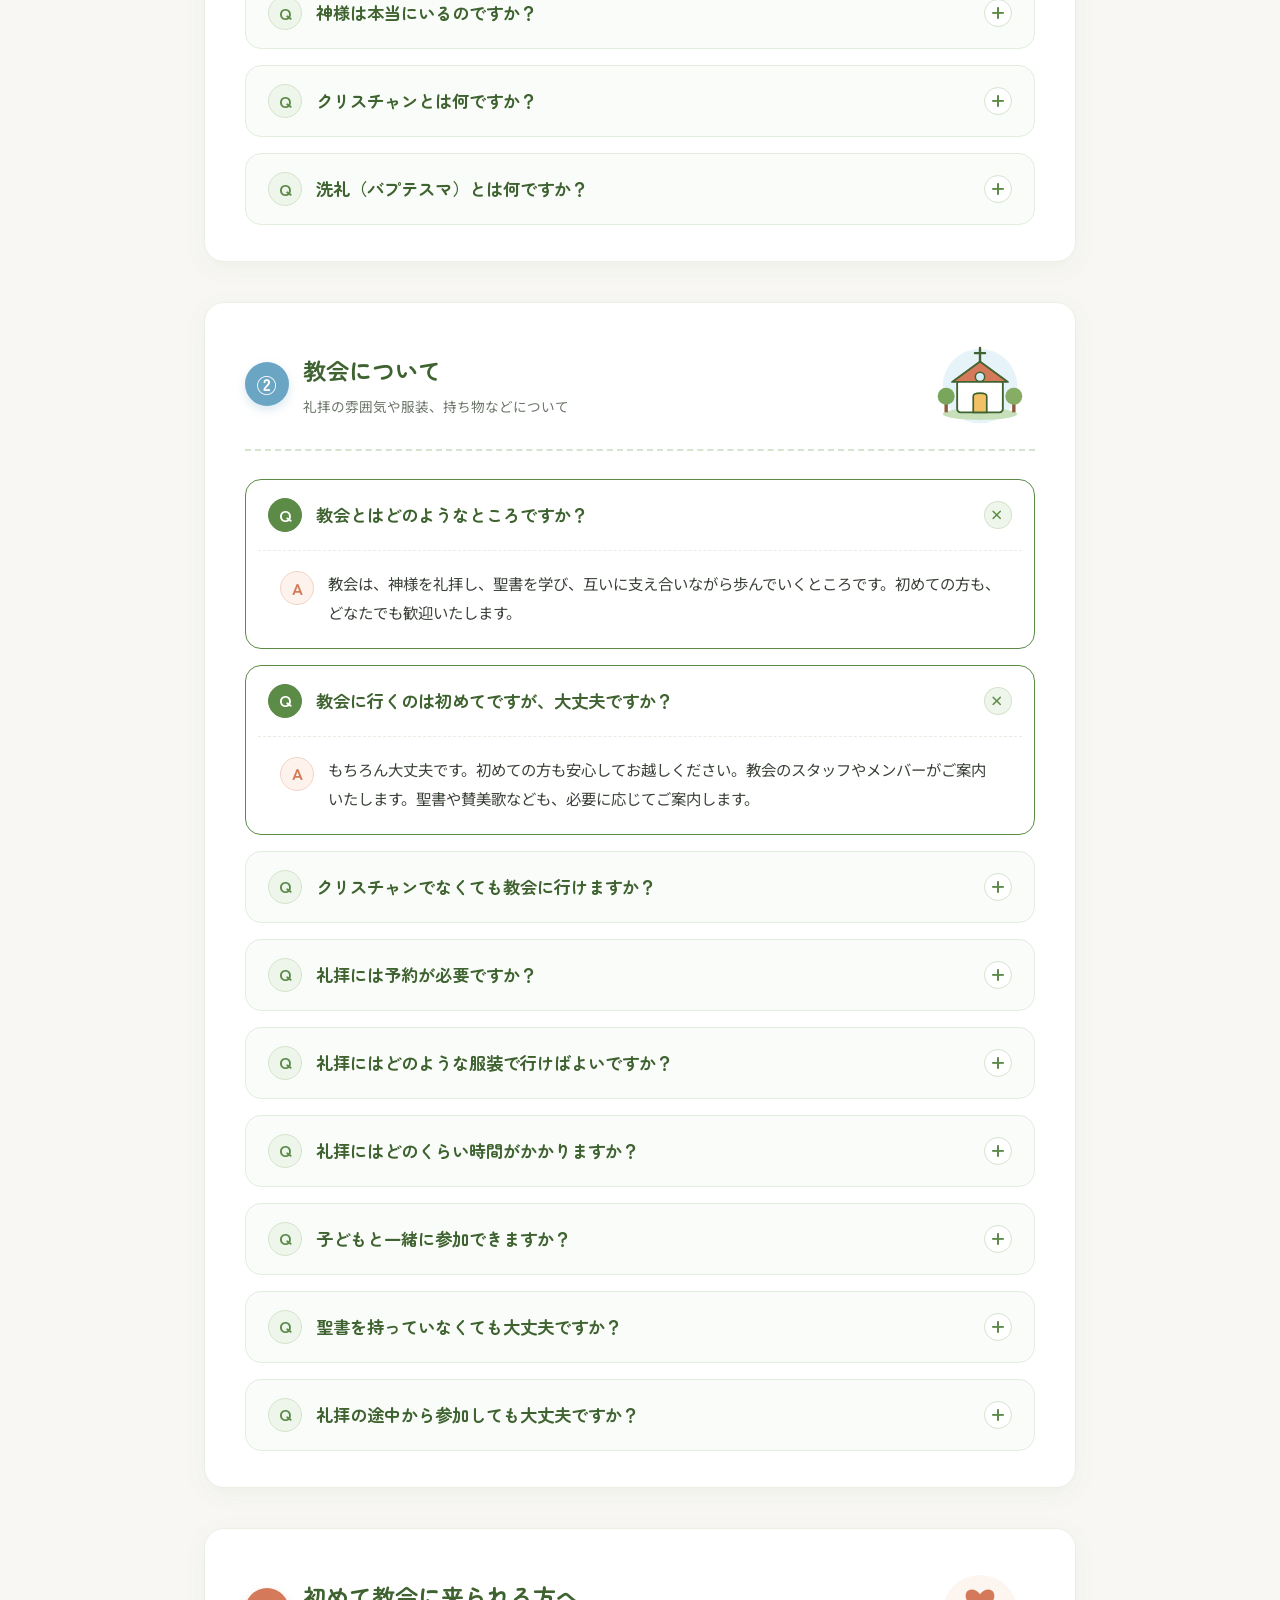
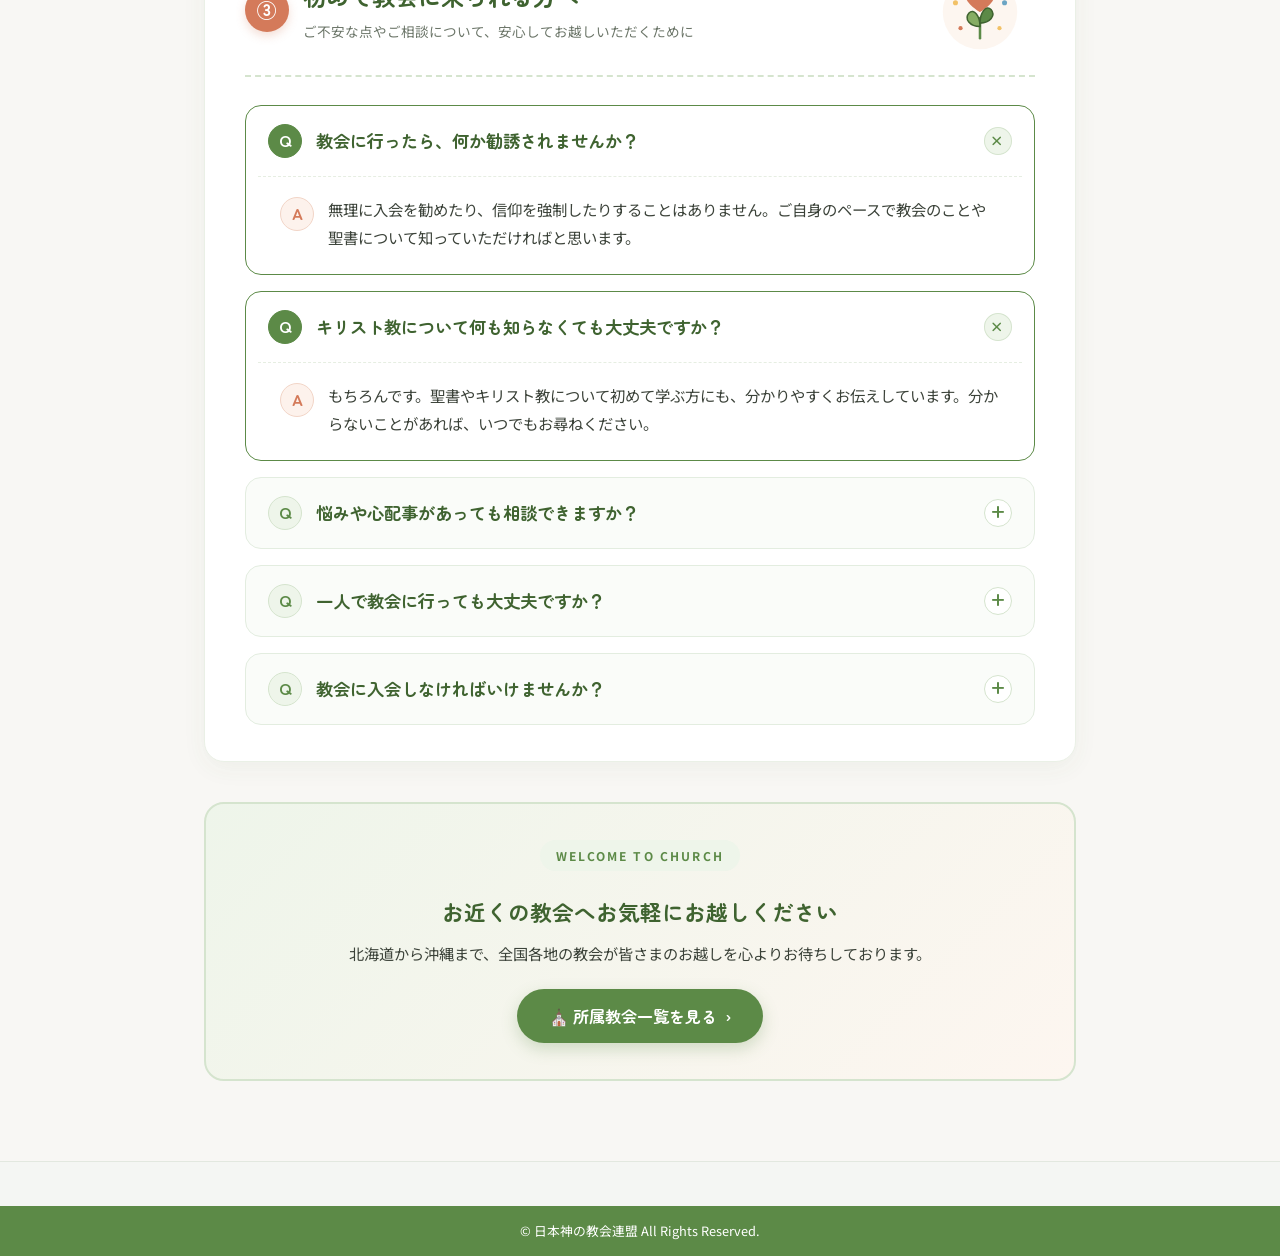
<file: renmei/qa.html>
<!doctype html>
<html lang="ja">
  <head>
    <meta charset="UTF-8" />
    <meta name="viewport" content="width=device-width, initial-scale=1.0" />
    <meta
      name="description"
      content="日本神の教会連盟のよくある質問（Q&A）ページです。キリスト教や信仰、教会への参加、初めてお越しになる方からの疑問にお答えします。"
    />
    <title>よくある質問（Q&A） | 日本神の教会連盟</title>
    <link rel="preconnect" href="https://fonts.googleapis.com" />
    <link rel="preconnect" href="https://fonts.gstatic.com" crossorigin />
    <link
      href="https://fonts.googleapis.com/css2?family=Noto+Sans+JP:wght@400;500;700&family=Zen+Maru+Gothic:wght@500;700&display=swap"
      rel="stylesheet"
    />
    <link rel="stylesheet" href="css/style.css" />
    <style>
      /* Q&Aページ専用・ポップで温かみのある追加スタイル */
      .qa-nav-pills {
        display: flex;
        justify-content: center;
        flex-wrap: wrap;
        gap: 12px;
        margin-bottom: 44px;
      }
      .qa-nav-pill {
        display: inline-flex;
        align-items: center;
        gap: 8px;
        background-color: var(--white);
        border: 2px solid var(--green-border);
        color: var(--green-dark);
        padding: 10px 22px;
        border-radius: 50px;
        font-family: var(--font-maru);
        font-size: 0.95rem;
        font-weight: 700;
        box-shadow: 0 4px 12px rgba(92, 138, 71, 0.08);
      }
      .qa-nav-pill:hover {
        background-color: var(--green-main);
        border-color: var(--green-main);
        color: var(--white);
        transform: translateY(-2px);
      }
      .qa-nav-pill.pill-terracotta:hover {
        background-color: var(--accent-terracotta);
        border-color: var(--accent-terracotta);
      }
      .qa-nav-pill.pill-sky:hover {
        background-color: var(--accent-sky);
        border-color: var(--accent-sky);
      }

      .qa-category-box {
        background-color: var(--white);
        border-radius: 20px;
        padding: 36px 40px;
        margin-bottom: 40px;
        box-shadow: 0 6px 24px rgba(63, 99, 48, 0.06);
        border: 1px solid #eaf0e6;
        scroll-margin-top: 110px;
      }

      .qa-category-header {
        display: flex;
        align-items: center;
        justify-content: space-between;
        gap: 20px;
        padding-bottom: 20px;
        margin-bottom: 28px;
        border-bottom: 2px dashed var(--green-border);
      }

      .qa-category-title-wrap {
        display: flex;
        align-items: center;
        gap: 14px;
      }

      .qa-num-badge {
        display: inline-flex;
        align-items: center;
        justify-content: center;
        width: 44px;
        height: 44px;
        border-radius: 50%;
        background-color: var(--green-main);
        color: var(--white);
        font-family: var(--font-maru);
        font-size: 1.25rem;
        font-weight: 700;
        flex-shrink: 0;
        box-shadow: 0 4px 10px rgba(92, 138, 71, 0.25);
      }
      .qa-num-badge.badge-sky {
        background-color: var(--accent-sky);
        box-shadow: 0 4px 10px rgba(107, 165, 196, 0.25);
      }
      .qa-num-badge.badge-terracotta {
        background-color: var(--accent-terracotta);
        box-shadow: 0 4px 10px rgba(212, 122, 90, 0.25);
      }

      .qa-category-title {
        font-family: var(--font-maru);
        font-size: 1.45rem;
        font-weight: 700;
        color: var(--green-dark);
        margin: 0;
      }
      .qa-category-sub {
        font-size: 0.85rem;
        color: var(--text-sub);
        margin: 4px 0 0;
      }

      .qa-header-illust {
        flex-shrink: 0;
        width: 110px;
        height: 90px;
        display: flex;
        align-items: center;
        justify-content: center;
      }

      .qa-list {
        display: flex;
        flex-direction: column;
        gap: 16px;
      }

      .qa-item {
        background-color: #fafcf9;
        border: 1.5px solid #e3ede0;
        border-radius: 16px;
        overflow: hidden;
        transition: all 0.25s ease;
      }
      .qa-item:hover {
        border-color: var(--green-main);
        box-shadow: 0 6px 18px rgba(92, 138, 71, 0.08);
      }
      .qa-item[open] {
        background-color: var(--white);
        border-color: var(--green-main);
      }

      .qa-question {
        list-style: none;
        cursor: pointer;
        padding: 18px 22px;
        display: flex;
        align-items: center;
        gap: 14px;
        font-family: var(--font-maru);
        font-size: 1.08rem;
        font-weight: 700;
        color: var(--green-dark);
        user-select: none;
      }
      .qa-question::-webkit-details-marker {
        display: none;
      }

      .q-badge {
        display: inline-flex;
        align-items: center;
        justify-content: center;
        width: 34px;
        height: 34px;
        border-radius: 50%;
        background-color: var(--green-light);
        color: var(--green-main);
        font-family: var(--font-maru);
        font-size: 1.05rem;
        font-weight: 700;
        flex-shrink: 0;
        border: 1.5px solid var(--green-border);
      }
      .qa-item[open] .q-badge {
        background-color: var(--green-main);
        color: var(--white);
        border-color: var(--green-main);
      }

      .q-text {
        flex-grow: 1;
        line-height: 1.5;
      }

      .q-toggle-icon {
        width: 28px;
        height: 28px;
        border-radius: 50%;
        background-color: var(--white);
        border: 1px solid var(--green-border);
        color: var(--green-main);
        display: inline-flex;
        align-items: center;
        justify-content: center;
        font-size: 1.1rem;
        font-weight: 700;
        flex-shrink: 0;
        transition:
          transform 0.25s ease,
          background-color 0.25s ease;
      }
      .qa-item[open] .q-toggle-icon {
        transform: rotate(45deg);
        background-color: var(--green-light);
      }

      .qa-answer {
        padding: 0 22px 22px 22px;
        display: flex;
        align-items: flex-start;
        gap: 14px;
        border-top: 1px dashed #e6eee2;
        padding-top: 18px;
        margin: 0 12px;
      }

      .a-badge {
        display: inline-flex;
        align-items: center;
        justify-content: center;
        width: 34px;
        height: 34px;
        border-radius: 50%;
        background-color: #fdf2ec;
        color: var(--accent-terracotta);
        font-family: var(--font-maru);
        font-size: 1.05rem;
        font-weight: 700;
        flex-shrink: 0;
        border: 1.5px solid #f2d5c7;
        margin-top: 2px;
      }

      .a-text {
        margin: 0;
        font-size: 0.96rem;
        color: var(--text-main);
        line-height: 1.85;
      }

      .qa-cta-card {
        background: linear-gradient(135deg, #eef5ea 0%, #fdf6f0 100%);
        border: 2px solid var(--green-border);
        border-radius: 20px;
        padding: 36px 32px;
        text-align: center;
        margin-top: 20px;
      }
      .qa-cta-title {
        font-family: var(--font-maru);
        font-size: 1.35rem;
        color: var(--green-dark);
        margin: 12px 0 10px;
      }
      .qa-cta-text {
        font-size: 0.95rem;
        color: var(--text-main);
        margin: 0 0 22px;
      }
      .qa-cta-btn {
        display: inline-flex;
        align-items: center;
        gap: 8px;
        background-color: var(--green-main);
        color: var(--white);
        font-family: var(--font-maru);
        font-size: 1rem;
        font-weight: 700;
        padding: 13px 32px;
        border-radius: 50px;
        box-shadow: 0 6px 16px rgba(92, 138, 71, 0.25);
      }
      .qa-cta-btn:hover {
        background-color: var(--green-dark);
        transform: translateY(-2px);
      }

      @media (max-width: 768px) {
        .qa-category-box {
          padding: 24px 18px;
          margin-bottom: 28px;
        }
        .qa-category-header {
          flex-direction: column;
          align-items: flex-start;
          gap: 12px;
        }
        .qa-header-illust {
          align-self: flex-end;
          width: 90px;
          height: 75px;
          margin-top: -10px;
        }
        .qa-category-title {
          font-size: 1.2rem;
        }
        .qa-question {
          padding: 15px 16px;
          font-size: 0.98rem;
          gap: 10px;
        }
        .qa-answer {
          padding: 14px 8px 18px 8px;
          margin: 0 10px;
          gap: 10px;
        }
      }
    </style>
  </head>
  <body>
    <div class="stained-glass-bg" aria-hidden="true"></div>
    <header class="site-header" id="siteHeader">
      <div class="header-top">
        <a href="index.html" class="brand-logo">
          <img
            src="img/logo_mark.svg"
            alt="日本神の教会連盟 ロゴ"
            class="logo-svg"
          />
          <div class="brand-text">
            <span class="brand-ja">日本神の教会連盟</span>
            <span class="brand-en">CHURCH OF GOD JAPAN</span>
          </div>
        </a>
        <button class="menu-toggle" id="menuToggle" aria-label="メニューを開閉">
          <span></span>
          <span></span>
          <span></span>
        </button>
      </div>
      <nav class="global-nav" id="mainNav">
        <ul>
          <li><a href="index.html">ホーム</a></li>
          <li><a href="kaminokyoukaitowa.html">神の教会とは</a></li>
          <li><a href="index.html#churches">所属教会一覧</a></li>
          <li><a href="photo.html">フォトギャラリー</a></li>
          <li><a href="kikanshi/kikanshi.html">機関誌</a></li>
          <li><a href="kakukyoukai/oshirase.html">お知らせ</a></li>
          <li>
            <a href="http://www.tamasei.ed.jp/" target="_blank" rel="noopener"
              >玉川聖学院へ ↗</a
            >
          </li>
        </ul>
      </nav>
    </header>

    <!-- ページヒーロー -->
    <section class="page-hero">
      <div class="container">
        <h1 class="page-title">よくある質問（Q&amp;A）</h1>
        <p class="page-subtitle">
          キリスト教や教会のこと、初めてお越しになる方の疑問に分かりやすくお答えします。
        </p>
      </div>
    </section>

    <!-- メインコンテンツ -->
    <main class="page-main">
      <div class="container" style="max-width: 920px">
        <!-- イントロ＋ポップな挿絵 -->
        <div
          class="content-box fade-up"
          style="text-align: center; padding: 32px 28px; margin-bottom: 32px"
        >
          <!-- ポップな鳩とハートの welcome SVG イラスト -->
          <svg
            viewBox="0 0 220 110"
            width="200"
            height="100"
            xmlns="http://www.w3.org/2000/svg"
            aria-label="ようこそQ&Aへ イラスト"
            style="margin-bottom: 8px"
          >
            <circle cx="110" cy="58" r="46" fill="#eef5ea" />
            <circle cx="52" cy="42" r="14" fill="#fdf2ec" />
            <circle cx="168" cy="42" r="14" fill="#e6f3f8" />
            <!-- 左のQ吹き出し -->
            <rect
              x="34"
              y="26"
              width="34"
              height="28"
              rx="14"
              fill="#ffffff"
              stroke="#d47a5a"
              stroke-width="2.5"
            />
            <text
              x="51"
              y="45"
              text-anchor="middle"
              font-family="'Zen Maru Gothic', sans-serif"
              font-weight="700"
              font-size="16"
              fill="#d47a5a"
            >
              Q?
            </text>
            <!-- 右のA吹き出し -->
            <rect
              x="152"
              y="26"
              width="34"
              height="28"
              rx="14"
              fill="#ffffff"
              stroke="#6ba5c4"
              stroke-width="2.5"
            />
            <text
              x="169"
              y="45"
              text-anchor="middle"
              font-family="'Zen Maru Gothic', sans-serif"
              font-weight="700"
              font-size="16"
              fill="#6ba5c4"
            >
              A!
            </text>
            <!-- 中央の平和の鳩 -->
            <path
              d="M84 68 C82 52, 96 42, 110 46 C115 36, 128 34, 134 42 C138 47, 135 55, 129 58 C134 65, 130 78, 116 80 L92 80 C86 80, 84 74, 84 68 Z"
              fill="#ffffff"
              stroke="#3f6330"
              stroke-width="2.5"
              stroke-linejoin="round"
            />
            <!-- 翼 -->
            <path
              d="M98 62 C104 53, 116 54, 118 63 C112 67, 103 67, 98 62 Z"
              fill="#eef5ea"
              stroke="#5c8a47"
              stroke-width="2"
            />
            <!-- くちばしとオリーブの葉 -->
            <path d="M134 44 L142 46 L134 49 Z" fill="#f2c166" />
            <path
              d="M140 47 Q148 53 153 48"
              fill="none"
              stroke="#5c8a47"
              stroke-width="2"
              stroke-linecap="round"
            />
            <ellipse
              cx="149"
              cy="46"
              rx="4"
              ry="2.2"
              transform="rotate(-25 149 46)"
              fill="#86ad63"
            />
            <circle cx="126" cy="43" r="2" fill="#3f6330" />
            <!-- キラキラ -->
            <path
              d="M110 16 V24 M106 20 H114"
              stroke="#f2c166"
              stroke-width="2.5"
              stroke-linecap="round"
            />
          </svg>
          <p class="lead-text" style="margin-bottom: 8px">
            「教会ってどんなところ？」「初めてでも大丈夫？」
          </p>
          <p style="margin: 0; font-size: 0.94rem; color: var(--text-sub)">
            皆さまからよく寄せられるご質問を3つのテーマにまとめました。<span
              class="sp-br"
            ></span
            >気になる質問をクリックすると回答が開きます。
          </p>
        </div>

        <!-- カテゴリージャンプボタン -->
        <nav class="qa-nav-pills fade-up" aria-label="Q&Aカテゴリー移動">
          <a href="#cat-faith" class="qa-nav-pill">
            <span>📖</span> ① キリスト教・信仰について
          </a>
          <a href="#cat-church" class="qa-nav-pill pill-sky">
            <span>⛪</span> ② 教会について
          </a>
          <a href="#cat-first" class="qa-nav-pill pill-terracotta">
            <span>🌱</span> ③ 初めて教会に来られる方へ
          </a>
        </nav>

        <!-- ① キリスト教・信仰について -->
        <section class="qa-category-box fade-up" id="cat-faith">
          <div class="qa-category-header">
            <div class="qa-category-title-wrap">
              <span class="qa-num-badge">①</span>
              <div>
                <h2 class="qa-category-title">キリスト教・信仰について</h2>
                <p class="qa-category-sub">
                  聖書や礼拝、お祈りなど、キリスト教の基本について
                </p>
              </div>
            </div>
            <!-- 挿絵：聖書と光 -->
            <div class="qa-header-illust">
              <svg
                viewBox="0 0 130 105"
                width="110"
                height="90"
                xmlns="http://www.w3.org/2000/svg"
                aria-label="聖書と光のイラスト"
              >
                <circle cx="65" cy="55" r="44" fill="#eef5ea" />
                <!-- 光の線 -->
                <line
                  x1="65"
                  y1="10"
                  x2="65"
                  y2="20"
                  stroke="#f2c166"
                  stroke-width="3"
                  stroke-linecap="round"
                />
                <line
                  x1="42"
                  y1="18"
                  x2="48"
                  y2="26"
                  stroke="#f2c166"
                  stroke-width="3"
                  stroke-linecap="round"
                />
                <line
                  x1="88"
                  y1="18"
                  x2="82"
                  y2="26"
                  stroke="#f2c166"
                  stroke-width="3"
                  stroke-linecap="round"
                />
                <!-- 聖書表紙 -->
                <rect
                  x="24"
                  y="36"
                  width="82"
                  height="52"
                  rx="6"
                  fill="#5c8a47"
                />
                <!-- 左ページ -->
                <path
                  d="M65 36 C54 32, 36 33, 28 38 L28 83 C36 78, 54 78, 65 82 Z"
                  fill="#ffffff"
                  stroke="#3f6330"
                  stroke-width="2"
                  stroke-linejoin="round"
                />
                <!-- 右ページ -->
                <path
                  d="M65 36 C76 32, 94 33, 102 38 L102 83 C94 78, 76 78, 65 82 Z"
                  fill="#ffffff"
                  stroke="#3f6330"
                  stroke-width="2"
                  stroke-linejoin="round"
                />
                <!-- 左ページの十字架マーク -->
                <path
                  d="M46 47 V63 M40 53 H52"
                  stroke="#d47a5a"
                  stroke-width="2.5"
                  stroke-linecap="round"
                />
                <!-- 右ページのテキストライン -->
                <line
                  x1="73"
                  y1="48"
                  x2="93"
                  y2="47"
                  stroke="#86ad63"
                  stroke-width="2.5"
                  stroke-linecap="round"
                />
                <line
                  x1="73"
                  y1="57"
                  x2="94"
                  y2="56"
                  stroke="#b5cfa2"
                  stroke-width="2.2"
                  stroke-linecap="round"
                />
                <line
                  x1="73"
                  y1="66"
                  x2="90"
                  y2="65"
                  stroke="#b5cfa2"
                  stroke-width="2.2"
                  stroke-linecap="round"
                />
                <!-- しおり -->
                <path d="M65 82 L61 95 L65 92 L69 95 Z" fill="#d47a5a" />
              </svg>
            </div>
          </div>

          <div class="qa-list">
            <details class="qa-item" open>
              <summary class="qa-question">
                <span class="q-badge">Q</span>
                <span class="q-text">聖書とは何ですか？</span>
                <span class="q-toggle-icon" aria-hidden="true">+</span>
              </summary>
              <div class="qa-answer">
                <span class="a-badge">A</span>
                <p class="a-text">
                  聖書は、神様の言葉が記された書物です。神様がどのようなお方なのか、私たちをどれほど愛してくださっているのか、そしてイエス・キリストを通して与えられる救いについて教えています。
                </p>
              </div>
            </details>

            <details class="qa-item" open>
              <summary class="qa-question">
                <span class="q-badge">Q</span>
                <span class="q-text">礼拝とは何ですか？</span>
                <span class="q-toggle-icon" aria-hidden="true">+</span>
              </summary>
              <div class="qa-answer">
                <span class="a-badge">A</span>
                <p class="a-text">
                  礼拝とは、神様を賛美し、祈り、聖書の言葉に耳を傾ける大切な時間です。神様に感謝と喜びをささげ、心を神様に向けるひとときです。
                </p>
              </div>
            </details>

            <details class="qa-item">
              <summary class="qa-question">
                <span class="q-badge">Q</span>
                <span class="q-text">お祈りとは何ですか？</span>
                <span class="q-toggle-icon" aria-hidden="true">+</span>
              </summary>
              <div class="qa-answer">
                <span class="a-badge">A</span>
                <p class="a-text">
                  お祈りとは、神様に心を向けて語りかけることです。感謝や喜び、悩みや願いなど、どんなことでも神様にお話しすることができます。特別な言葉や作法は必要ありません。
                </p>
              </div>
            </details>

            <details class="qa-item">
              <summary class="qa-question">
                <span class="q-badge">Q</span>
                <span class="q-text">献金とは何ですか？</span>
                <span class="q-toggle-icon" aria-hidden="true">+</span>
              </summary>
              <div class="qa-answer">
                <span class="a-badge">A</span>
                <p class="a-text">
                  献金とは、神様への感謝の気持ちを表してささげるものです。教会の活動や福音を伝える働きなどのために用いられます。献金は強制ではありませんので、初めて教会に来られる方はご心配なさらないでください。
                </p>
              </div>
            </details>

            <details class="qa-item">
              <summary class="qa-question">
                <span class="q-badge">Q</span>
                <span class="q-text"
                  >イエス・キリストとはどのようなお方ですか？</span
                >
                <span class="q-toggle-icon" aria-hidden="true">+</span>
              </summary>
              <div class="qa-answer">
                <span class="a-badge">A</span>
                <p class="a-text">
                  イエス・キリストは、神の御子であり、私たちを罪から救うためにこの世に来られた救い主です。神様の愛を示し、私たちに希望と新しい命を与えてくださるお方です。
                </p>
              </div>
            </details>

            <details class="qa-item">
              <summary class="qa-question">
                <span class="q-badge">Q</span>
                <span class="q-text">神様は本当にいるのですか？</span>
                <span class="q-toggle-icon" aria-hidden="true">+</span>
              </summary>
              <div class="qa-answer">
                <span class="a-badge">A</span>
                <p class="a-text">
                  神様は目で見ることはできませんが、聖書を通してご自身を示し、私たち一人ひとりを愛してくださっています。教会では、神様について一緒に学び、考えていくことができます。
                </p>
              </div>
            </details>

            <details class="qa-item">
              <summary class="qa-question">
                <span class="q-badge">Q</span>
                <span class="q-text">クリスチャンとは何ですか？</span>
                <span class="q-toggle-icon" aria-hidden="true">+</span>
              </summary>
              <div class="qa-answer">
                <span class="a-badge">A</span>
                <p class="a-text">
                  クリスチャンとは、イエス・キリストを信じ、神様と共に歩む人のことです。特別な人だけがなれるものではありません。
                </p>
              </div>
            </details>

            <details class="qa-item">
              <summary class="qa-question">
                <span class="q-badge">Q</span>
                <span class="q-text">洗礼（バプテスマ）とは何ですか？</span>
                <span class="q-toggle-icon" aria-hidden="true">+</span>
              </summary>
              <div class="qa-answer">
                <span class="a-badge">A</span>
                <p class="a-text">
                  洗礼とは、イエス・キリストを救い主と信じることを表す大切な儀式です。神様を信じ、新しい歩みを始めることを表しています。
                </p>
              </div>
            </details>
          </div>
        </section>

        <!-- ② 教会について -->
        <section class="qa-category-box fade-up" id="cat-church">
          <div class="qa-category-header">
            <div class="qa-category-title-wrap">
              <span class="qa-num-badge badge-sky">②</span>
              <div>
                <h2 class="qa-category-title">教会について</h2>
                <p class="qa-category-sub">
                  礼拝の雰囲気や服装、持ち物などについて
                </p>
              </div>
            </div>
            <!-- 挿絵：かわいい教会と緑の木 -->
            <div class="qa-header-illust">
              <svg
                viewBox="0 0 130 105"
                width="110"
                height="90"
                xmlns="http://www.w3.org/2000/svg"
                aria-label="教会のイラスト"
              >
                <circle cx="65" cy="55" r="44" fill="#e6f3f8" />
                <!-- 地面 -->
                <ellipse cx="65" cy="88" rx="44" ry="7" fill="#c7e0ba" />
                <!-- 教会本体 -->
                <rect
                  x="38"
                  y="48"
                  width="54"
                  height="38"
                  rx="4"
                  fill="#ffffff"
                  stroke="#3f6330"
                  stroke-width="2.2"
                />
                <!-- 屋根 -->
                <path
                  d="M32 50 L65 26 L98 50 Z"
                  fill="#d47a5a"
                  stroke="#3f6330"
                  stroke-width="2.2"
                  stroke-linejoin="round"
                />
                <!-- 十字架 -->
                <path
                  d="M65 10 V26 M59 16 H71"
                  stroke="#3f6330"
                  stroke-width="2.8"
                  stroke-linecap="round"
                />
                <!-- 入口ドア -->
                <path
                  d="M57 86 V67 C57 62, 73 62, 73 67 V86 Z"
                  fill="#f2c166"
                  stroke="#3f6330"
                  stroke-width="2"
                />
                <!-- 丸窓 -->
                <circle
                  cx="65"
                  cy="44"
                  r="5.5"
                  fill="#d8ecf5"
                  stroke="#3f6330"
                  stroke-width="1.8"
                />
                <!-- 左の木 -->
                <rect x="23" y="74" width="4" height="12" fill="#8c5a3c" />
                <circle cx="25" cy="67" r="10" fill="#78a65a" />
                <!-- 右の木 -->
                <rect x="103" y="74" width="4" height="12" fill="#8c5a3c" />
                <circle cx="105" cy="67" r="10" fill="#86ad63" />
              </svg>
            </div>
          </div>

          <div class="qa-list">
            <details class="qa-item" open>
              <summary class="qa-question">
                <span class="q-badge">Q</span>
                <span class="q-text">教会とはどのようなところですか？</span>
                <span class="q-toggle-icon" aria-hidden="true">+</span>
              </summary>
              <div class="qa-answer">
                <span class="a-badge">A</span>
                <p class="a-text">
                  教会は、神様を礼拝し、聖書を学び、互いに支え合いながら歩んでいくところです。初めての方も、どなたでも歓迎いたします。
                </p>
              </div>
            </details>

            <details class="qa-item" open>
              <summary class="qa-question">
                <span class="q-badge">Q</span>
                <span class="q-text"
                  >教会に行くのは初めてですが、大丈夫ですか？</span
                >
                <span class="q-toggle-icon" aria-hidden="true">+</span>
              </summary>
              <div class="qa-answer">
                <span class="a-badge">A</span>
                <p class="a-text">
                  もちろん大丈夫です。初めての方も安心してお越しください。教会のスタッフやメンバーがご案内いたします。聖書や賛美歌なども、必要に応じてご案内します。
                </p>
              </div>
            </details>

            <details class="qa-item">
              <summary class="qa-question">
                <span class="q-badge">Q</span>
                <span class="q-text"
                  >クリスチャンでなくても教会に行けますか？</span
                >
                <span class="q-toggle-icon" aria-hidden="true">+</span>
              </summary>
              <div class="qa-answer">
                <span class="a-badge">A</span>
                <p class="a-text">
                  はい、もちろんです。キリスト教に興味がある方、聖書について知りたい方、教会の雰囲気を感じてみたい方など、どなたでもお越しいただけます。
                </p>
              </div>
            </details>

            <details class="qa-item">
              <summary class="qa-question">
                <span class="q-badge">Q</span>
                <span class="q-text">礼拝には予約が必要ですか？</span>
                <span class="q-toggle-icon" aria-hidden="true">+</span>
              </summary>
              <div class="qa-answer">
                <span class="a-badge">A</span>
                <p class="a-text">
                  基本的に予約は必要ありません。お気軽にお越しください。団体での参加などの場合は、事前にお問い合わせください。
                </p>
              </div>
            </details>

            <details class="qa-item">
              <summary class="qa-question">
                <span class="q-badge">Q</span>
                <span class="q-text"
                  >礼拝にはどのような服装で行けばよいですか？</span
                >
                <span class="q-toggle-icon" aria-hidden="true">+</span>
              </summary>
              <div class="qa-answer">
                <span class="a-badge">A</span>
                <p class="a-text">
                  特別な決まりはありません。普段着など、リラックスできる服装でお越しください。
                </p>
              </div>
            </details>

            <details class="qa-item">
              <summary class="qa-question">
                <span class="q-badge">Q</span>
                <span class="q-text"
                  >礼拝にはどのくらい時間がかかりますか？</span
                >
                <span class="q-toggle-icon" aria-hidden="true">+</span>
              </summary>
              <div class="qa-answer">
                <span class="a-badge">A</span>
                <p class="a-text">
                  礼拝は通常、約〇分です。賛美やお祈り、聖書のお話などを行います。
                </p>
              </div>
            </details>

            <details class="qa-item">
              <summary class="qa-question">
                <span class="q-badge">Q</span>
                <span class="q-text">子どもと一緒に参加できますか？</span>
                <span class="q-toggle-icon" aria-hidden="true">+</span>
              </summary>
              <div class="qa-answer">
                <span class="a-badge">A</span>
                <p class="a-text">
                  はい、お子さまと一緒にご参加いただけます。ご家族で安心してお越しください。
                </p>
              </div>
            </details>

            <details class="qa-item">
              <summary class="qa-question">
                <span class="q-badge">Q</span>
                <span class="q-text">聖書を持っていなくても大丈夫ですか？</span>
                <span class="q-toggle-icon" aria-hidden="true">+</span>
              </summary>
              <div class="qa-answer">
                <span class="a-badge">A</span>
                <p class="a-text">
                  はい、大丈夫です。聖書をお持ちでない方にもご案内できますので、ご安心ください。
                </p>
              </div>
            </details>

            <details class="qa-item">
              <summary class="qa-question">
                <span class="q-badge">Q</span>
                <span class="q-text"
                  >礼拝の途中から参加しても大丈夫ですか？</span
                >
                <span class="q-toggle-icon" aria-hidden="true">+</span>
              </summary>
              <div class="qa-answer">
                <span class="a-badge">A</span>
                <p class="a-text">
                  はい、大丈夫です。途中からでもご参加いただけます。どうぞ遠慮なくお越しください。
                </p>
              </div>
            </details>
          </div>
        </section>

        <!-- ③ 初めて教会に来られる方へ -->
        <section class="qa-category-box fade-up" id="cat-first">
          <div class="qa-category-header">
            <div class="qa-category-title-wrap">
              <span class="qa-num-badge badge-terracotta">③</span>
              <div>
                <h2 class="qa-category-title">初めて教会に来られる方へ</h2>
                <p class="qa-category-sub">
                  ご不安な点やご相談について、安心してお越しいただくために
                </p>
              </div>
            </div>
            <!-- 挿絵：笑顔の歓迎とクローバー・ハート -->
            <div class="qa-header-illust">
              <svg
                viewBox="0 0 130 105"
                width="110"
                height="90"
                xmlns="http://www.w3.org/2000/svg"
                aria-label="歓迎と安心のイラスト"
              >
                <circle cx="65" cy="55" r="44" fill="#fdf6f0" />
                <!-- ハート -->
                <path
                  d="M65 34 C60 26, 48 26, 48 36 C48 45, 65 55, 65 55 C65 55, 82 45, 82 36 C82 26, 70 26, 65 34 Z"
                  fill="#d47a5a"
                />
                <!-- 寄り添う双葉・芽 -->
                <path
                  d="M65 86 V62"
                  stroke="#5c8a47"
                  stroke-width="3"
                  stroke-linecap="round"
                />
                <path
                  d="M65 72 C53 72, 46 63, 52 56 C58 50, 65 60, 65 72 Z"
                  fill="#86ad63"
                  stroke="#3f6330"
                  stroke-width="1.8"
                />
                <path
                  d="M65 68 C77 68, 84 59, 78 52 C72 46, 65 56, 65 68 Z"
                  fill="#5c8a47"
                  stroke="#3f6330"
                  stroke-width="1.8"
                />
                <!-- キラキラ星 -->
                <circle cx="36" cy="44" r="3" fill="#f2c166" />
                <circle cx="94" cy="44" r="3" fill="#6ba5c4" />
                <circle cx="42" cy="74" r="2.5" fill="#d47a5a" />
                <circle cx="88" cy="74" r="2.5" fill="#f2c166" />
              </svg>
            </div>
          </div>

          <div class="qa-list">
            <details class="qa-item" open>
              <summary class="qa-question">
                <span class="q-badge">Q</span>
                <span class="q-text"
                  >教会に行ったら、何か勧誘されませんか？</span
                >
                <span class="q-toggle-icon" aria-hidden="true">+</span>
              </summary>
              <div class="qa-answer">
                <span class="a-badge">A</span>
                <p class="a-text">
                  無理に入会を勧めたり、信仰を強制したりすることはありません。ご自身のペースで教会のことや聖書について知っていただければと思います。
                </p>
              </div>
            </details>

            <details class="qa-item" open>
              <summary class="qa-question">
                <span class="q-badge">Q</span>
                <span class="q-text"
                  >キリスト教について何も知らなくても大丈夫ですか？</span
                >
                <span class="q-toggle-icon" aria-hidden="true">+</span>
              </summary>
              <div class="qa-answer">
                <span class="a-badge">A</span>
                <p class="a-text">
                  もちろんです。聖書やキリスト教について初めて学ぶ方にも、分かりやすくお伝えしています。分からないことがあれば、いつでもお尋ねください。
                </p>
              </div>
            </details>

            <details class="qa-item">
              <summary class="qa-question">
                <span class="q-badge">Q</span>
                <span class="q-text"
                  >悩みや心配事があっても相談できますか？</span
                >
                <span class="q-toggle-icon" aria-hidden="true">+</span>
              </summary>
              <div class="qa-answer">
                <span class="a-badge">A</span>
                <p class="a-text">
                  はい。日々の生活の悩みや心配事など、お話をお聞きします。ご希望があれば、お祈りすることもできます。
                </p>
              </div>
            </details>

            <details class="qa-item">
              <summary class="qa-question">
                <span class="q-badge">Q</span>
                <span class="q-text">一人で教会に行っても大丈夫ですか？</span>
                <span class="q-toggle-icon" aria-hidden="true">+</span>
              </summary>
              <div class="qa-answer">
                <span class="a-badge">A</span>
                <p class="a-text">
                  はい、お一人で来られる方もいらっしゃいます。初めての方も安心してお越しいただけるよう、心を込めてお迎えいたします。
                </p>
              </div>
            </details>

            <details class="qa-item">
              <summary class="qa-question">
                <span class="q-badge">Q</span>
                <span class="q-text">教会に入会しなければいけませんか？</span>
                <span class="q-toggle-icon" aria-hidden="true">+</span>
              </summary>
              <div class="qa-answer">
                <span class="a-badge">A</span>
                <p class="a-text">
                  いいえ、その必要はありません。まずは礼拝に参加したり、教会の雰囲気を感じたりするところから始めていただけます。
                </p>
              </div>
            </details>
          </div>
        </section>

        <!-- お近くの教会案内CTA -->
        <div class="qa-cta-card fade-up">
          <span class="section-tag">WELCOME TO CHURCH</span>
          <h3 class="qa-cta-title">お近くの教会へお気軽にお越しください</h3>
          <p class="qa-cta-text">
            北海道から沖縄まで、全国各地の教会が皆さまのお越しを心よりお待ちしております。
          </p>
          <a href="index.html#churches" class="qa-cta-btn">
            <span>⛪ 所属教会一覧を見る</span>
            <span>›</span>
          </a>
        </div>
      </div>
    </main>

    <footer class="site-footer">
      <div class="footer-copy">
        <p>&copy; 日本神の教会連盟 All Rights Reserved.</p>
      </div>
    </footer>

    <!-- トップへ戻るボタン -->
    <a
      href="#"
      id="scrollTopBtn"
      class="scroll-top-btn"
      aria-label="ページの一番上へ戻る"
    >
      <svg
        xmlns="http://www.w3.org/2000/svg"
        width="24"
        height="24"
        viewBox="0 0 24 24"
        fill="none"
        stroke="currentColor"
        stroke-width="2.5"
        stroke-linecap="round"
        stroke-linejoin="round"
      >
        <path d="m18 15-6-6-6 6" />
      </svg>
    </a>
    <script src="js/script.js"></script>
  </body>
</html>
</file>
<file: css/style.css>
/* =========================
   基本設定
========================= */
* {
  box-sizing: border-box;
}

:root {
  --gold: #c9b36d;
  --bg-blue: #e8f6fb;
}

body {
  margin: 0;
  font-family: 'Helvetica Neue', 'Arial', sans-serif;
  background: var(--bg-blue);
  overflow-x: hidden;
  
  /* 追加：ヘッダーの高さ(64px)分だけ余白を空ける */
  padding-top: 64px; 
}

/* =========================
   背景動画（TOP用）
========================= */
#bg-video {
  position: fixed;
  inset: 0;
  width: 100%;
  height: 100%;
  object-fit: cover;
  z-index: -2;
}

/* =========================
   イントロ
========================= */
#intro {
  position: fixed;
  inset: 0;
  z-index: 9999;
  display: flex;
  align-items: center;
  justify-content: center;
  background: #000;
  overflow: hidden;
}

#intro video {
  position: absolute;
  inset: 0;
  width: 100%;
  height: 100%;
  object-fit: cover;
  filter: brightness(0.65) blur(0px);
  animation: videoIntro 1.2s ease-out forwards;
}

/* 暗転レイヤー */
#intro::after {
  content: "";
  position: absolute;
  inset: 0;
  background: rgba(0, 0, 0, 0.3);
  z-index: 1;
  pointer-events: none;
}

/* イントロ文字 */
.intro-text {
  position: relative;
  z-index: 2;
  color: var(--gold, #d4af37);
  /* 文字サイズを少し大きく調整 (例: clamp(48px, 8vw, 96px)) */
  font-size: clamp(48px, 8vw, 96px);
  letter-spacing: 0.15em;
  text-align: center;
  padding: 0 1rem;
  
  opacity: 0;
  transform: translateX(100vw) scale(1); 
  
  animation: 
    textSlideIn 2.2s cubic-bezier(0.175, 0.885, 0.32, 1.275) forwards,
    textPauseAndFade 1.2s ease-in 2.2s forwards;
}

/* --- アニメーション定義 --- */

/* 1. 背景動画のぼかし解除アニメーション */
@keyframes videoIntro {
  from { filter: brightness(0.75) blur(4px); }
  to { filter: brightness(0.65) blur(0px); }
}

/* 2. 文字の登場（スライドイン ＆ 弾む動き） */
@keyframes textSlideIn {
  0% {
    opacity: 0;
    transform: translateX(100vw) scale(1);
  }
  /* 途中まで一気にスライドイン */
  60% {
    opacity: 1;
    transform: translateX(-3vw) scale(1);
  }
  /* 75%〜100%にかけて、ぴょんぴょんとボヨンボヨンに弾ませる */
  75% {
    opacity: 1;
    transform: translateX(2vw) scale(1);
  }
  88% {
    opacity: 1;
    transform: translateX(-1vw) scale(1);
  }
  100% {
    opacity: 1;
    transform: translateX(0vw) scale(1);
  }
}

/* 3. 文字の静止〜フェードアウトアニメーション */
@keyframes textPauseAndFade {
  0%, 60% {
    opacity: 1;
    transform: translateX(0vw) scale(1);
    filter: blur(0px);
  }
  100% {
    opacity: 0;
    transform: translateX(0vw) scale(1.05);
    filter: blur(2px);
  }
}
/* =========================
   ヘッダー
========================= */
.header {
  position: fixed;
  top: 0;
  width: 100%;
  height: 50px;
  background: rgba(234, 246, 248, 0.9);
  backdrop-filter: blur(6px);
  display: flex;
  align-items: center;
  justify-content: space-between;
  padding: 0 20px;
  z-index: 100;
}

.logo {
  font-size: 26px;
  letter-spacing: 0.1em;
  font-weight: 500;
  color: var(--gold);
  position: relative;
  z-index: 1002;
  cursor: pointer;
  display: inline-block;
  text-decoration: none;
}

/* =========================
   ハンバーガー
========================= */
.hamburger {
  width: 28px;
  height: 20px;
  display: flex;            
  flex-direction: column;  
  justify-content: space-between; 
  cursor: pointer;
  z-index: 1001;
}

.hamburger span {
  display: block;
  width: 100%; 
  height: 2px;
  background: var(--gold);
}

/* =========================
   モバイルナビ
========================= */
.mobile-nav {
  position: fixed;
  top: 0;
  right: -300px;
  width: 300px;
  height: 100vh;
  background: rgba(120, 120, 120, 0.85);
  backdrop-filter: blur(8px);
  transition: right 0.3s ease;
  z-index: 2000; /* overlay(1500)より大きく設定 */
  padding-top: 80px;
}

/* メニューが開いた時の位置も調整 */
.mobile-nav.active {
  right: 0;
}

.mobile-nav ul {
  list-style: none;
  padding: 0 24px;
}

.mobile-nav li {
  margin-bottom: 24px;
}

.mobile-nav a {
  text-decoration: none;
  color: #fff;
  font-size: 1.1rem;
  letter-spacing: 0.08em;
}

/* =========================
   Hero
========================= */
.hero {
  height: 60vh;
  position: relative;
  overflow: hidden;
  margin-top: -64px; /* bodyのpadding-top分を打ち消して上に引き上げる */
}

.hero-img {
  position: absolute;
  inset: 0;
  width: 100%;
  height: 100%;
  object-fit: cover;
  opacity: 0;
  transition: opacity 1.2s ease;
}

.hero-img.active {
  opacity: 1;
}

/* =========================
   YouTube
========================= */
#youtube .swiper {
	padding: 1em 0 0 0;
}
.infinite-slider .swiper-wrapper {
  transition-timing-function: linear;
	margin: 0;
  padding: 0;
}
.infinite-slider .swiper-slide {
  display: flex;
  align-items: center;
  justify-content: center;
	padding: 0 .5em;
}
.infinite-slider .swiper-slide::after {
	position: relative;
  background: none;
}

/* YouTube動画をレスポンシブにするための設定 */
.video-slider .swiper-slide {
  aspect-ratio: 16 / 9; /* 動画の比率を維持 */
}

.video-slider iframe {
  width: 100%;
  height: 100%;
  border: none;
  pointer-events: none; /* スライド操作を邪魔しないようにする */
  border-radius: 12px;
}

/* スライダー全体の余白 */
.video-slider {
  padding: 20px 0;
  overflow: hidden;
}

/* =========================
   swiper
========================= */

/* 基本構造・ラッパー */

.swiper-wrapper {
    position: relative;
    width: 100%;
    height: 100%;
    z-index: 1;
    display: flex;
    transition-property: transform;
    box-sizing: content-box;
    transform: translate3d(0px, 0, 0);
}

.swiper-slide {
    flex-shrink: 0;
    width: 100%;
    height: 100%;
    position: relative;
    transition-property: transform;
}

/* 動画スライダー専用の調整 */
.video-slider {
    padding: 10px 0;
    overflow: hidden;
}

.video-slider .swiper-slide {
    aspect-ratio: 16 / 9;
}

.video-slider iframe {
    width: 100%;
    height: 100%;
    border: none;
    pointer-events: none;
}

/* =========================
   セクション
========================= */
.section {
  padding: 20px 20px;
  text-align: center;
  max-width: 1200px; 
  margin: 0 auto;    /* 中央寄せ */
}
.section h2 {
  font-size: 1.8rem;      /* ここでフォントサイズを大きく調整 */
  letter-spacing: 0.15em;
  font-weight: 500;
  color: #d4b36a;
}

.more-btn {
  display: block;          /* インラインからブロックに変更 */
  margin: 24px auto 0 auto; /* 上下左右の中央寄せを適用 */
  width: fit-content;      /* ボタンの横幅を文字＋パディングに合わせる */
  border-radius: 10px;

  /* パディングなど既存の設定はそのまま */
  padding: 10px 120px; 
  border: 1px solid var(--gold);
  text-decoration: none;
  
  background: transparent;
  color: var(--gold);
  
  transition: background 0.3s ease, color 0.3s ease;
}

/* マウスオーバー時の設定 */
.more-btn:hover {
  background: var(--gold);
  color: #ffffff; 
}



/* =========================
   TOP ギャラリー
========================= */
.top-gallery {
  max-width: 1200px;
  margin: 0 auto;
}

/* =========================
Gallery Grid（TOP / Gallery 共通）
========================= */

.gallery-grid {
  display: grid;
  grid-template-columns: repeat(3, 1fr);
  gap: clamp(6px, 1.5vw, 12px);
}

.gallery-grid img {
  width: 100%;
  /* 以下の2行が重要です */
  aspect-ratio: 1 / 1;      /* 正方形にする（または 4/3 など） */
  object-fit: cover;        /* 画像を切り抜いて枠いっぱいに埋める */
  
  cursor: pointer;
  transition: transform 0.4s ease, opacity 0.4s ease;
  display: block;           /* 下の隙間を消す */
  border-radius: 12px;
}

.gallery-grid img:hover {

transform: scale(1.05);

opacity: 0.85;

} 


/* =========================
   ギャラリーページ
========================= */
.gallery-page {
  padding: 100px 20px;
}

.gallery-page .gallery-grid img {
  height: 220px;
}

/* =========================
Gallery Modal
========================= */
#gallery-modal {
position: fixed;
inset: 0;
background: rgba(0, 0, 0, 0.85);
display: none;
align-items: center;
justify-content: center;
z-index: 5000;
}


#gallery-modal.active {
display: flex;
}


#gallery-modal img {
max-width: 90vw;
max-height: 90vh;
	box-shadow: 0 20px 40px rgba(0,0,0,0.6);
	transform: scale(0.95);
opacity: 0;
transition: transform 0.4s ease, opacity 0.4s ease;
}

#gallery-modal.active img {
transform: scale(1);
opacity: 1;
}


.modal-close {
position: absolute;
top: 20px;
right: 30px;
font-size: 32px;
color: #d4b36a;
cursor: pointer;
transition: opacity 0.3s ease;
}


.modal-close:hover {
opacity: 0.7;
}
/* =========================
   共通装飾
========================= */
hr {
  border: none;
  border-top: 1px solid var(--gold);
}

a:hover {
  color: var(--gold);
}

/* =========================
   レスポンシブ
========================= */
@media (max-width: 768px) {
  .hamburger {
    display: flex;
  }

  .gallery-grid img {
    height: 150px;
  }

  .hero-img {
    /* 画像の表示位置を「水平方向：中央」「垂直方向：下端」に指定 */
    /* これにより上部がカットされ、下部が優先的に表示されます */
    object-position: 50% 100%;
  }
}

/* =========================
   ページトップへ戻るボタン
========================= */
#toTop {
  position: fixed;
  right: 24px;
  bottom: 24px;
  z-index: 9999;

  width: 48px;
  height: 48px;
  border-radius: 50%;

  display: flex;
  align-items: center;
  justify-content: center;

  background: linear-gradient(
    135deg,
    #c8b26a,
    #e6d9a2
  );

  /* 黒縁の原因を完全排除 */
  border: none;
  outline: none;

  box-shadow:
    0 8px 18px rgba(0, 0, 0, 0.25),
    inset 0 1px 0 rgba(255, 255, 255, 0.35);

  cursor: pointer;

  opacity: 0;
  pointer-events: none;
  transition:
    opacity 0.4s ease,
    transform 0.3s ease,
    box-shadow 0.3s ease;
}

/* SVG矢印 */
#toTop svg {
  fill: #5a4a1a;
  transition: transform 0.3s ease;
}

/* ホバーで少し浮く */
#toTop:hover {
  transform: translateY(-6px);
  box-shadow:
    0 14px 28px rgba(0, 0, 0, 0.35),
    inset 0 1px 0 rgba(255, 255, 255, 0.45);
}

#toTop:hover svg {
  transform: translateY(-1px);
}

/* スマホ用 */
@media (max-width: 768px) {
  #toTop {
    width: 40px;
    height: 40px;
    right: 16px;
    bottom: 16px;
  }

  #toTop svg {
    width: 18px;
    height: 18px;
  }
}

/* ロゴリンクの下線を完全に消す（gallery含む全ページ共通） */
.logo,
.logo a {
  text-decoration: none !important;
  color: var(--gold);
}

#gallery-modal {
  position: fixed;
  inset: 0;
  background: rgba(0,0,0,0.85);
  display: none;
  justify-content: center;
  align-items: center;
  z-index: 9999;
}

#gallery-modal.active {
  display: flex;
}

#gallery-modal img {
  max-width: 90%;
  max-height: 90%;
  z-index: 2;
}

/* 矢印 */
.modal-nav {
  position: absolute;
  top: 50%;
  transform: translateY(-50%);
  font-size: 48px;
  color: #d4b36a; /* アンティークゴールド */
  background: none;
  border: none;
  cursor: pointer;
  padding: 10px;
  opacity: 0.85;
	transition: opacity 0.3s ease, transform 0.3s ease;
	z-index: 3;
pointer-events: auto;
}

.modal-nav:hover {
  opacity: 1;
  transform: translateY(-50%) scale(1.1);
}

.modal-nav.prev { left: 5%; }
.modal-nav.next { right: 5%; }


/* ハンバーガーレイヤーとモバイルナビの定義 */
.overlay {
  display: none; 
  position: fixed;
  top: 0;
  left: 0;
  width: 100%;
  height: 100vh;
  z-index: 1500 !important; /* メニューの下層 */
  pointer-events: none;
}

.overlay.active {
  display: block;
  pointer-events: auto;
}

.mobile-nav {
  position: fixed;
  top: 0;
  right: -300px;
  width: 300px;
  height: 100vh;
  background: rgba(120, 120, 120, 0.85);
  backdrop-filter: blur(8px);
  z-index: 2000 !important; /* オーバーレイより手前 */
  padding-top: 80px;
  transition: right 0.3s ease;
}

.mobile-nav.active {
  right: 0;
  transition: none !important; /* 遷移時の不自然な動きを抑制 */
}

/* メニュー内のリンク */
.mobile-nav a {
  position: relative;
  z-index: 2001 !important;
  display: block;
  padding: 10px;
  text-decoration: none;
  color: #fff;
}

/* =========================
   紹介文 ＆ メンバーセクション
========================= */
.about-section {
  padding: 20px 20px 80px 20px;
  background: rgba(255, 255, 255, 0.4);
}

.about-section .container {
  max-width: 1280px;
  margin: 0 auto;
}

.bio-text-box {
  text-align: left;
  max-width: 1200px;
  margin: 0 auto 60px auto;
}

.bio-text-box h2 {
  font-size: 1.8rem;
  text-align: center !important;
  letter-spacing: 0.15em;
  font-weight: 500;
  color: var(--gold);
  margin-bottom: 20px;
}

.bio-text-box p {
  font-size: 1rem;
  line-height: 1.8;
  color: #333;
  letter-spacing: 0.05em;
}


.intro-text-box {
  text-align: center;
  max-width:1200px;
  margin: 0 auto 60px auto;
}

.intro-text-box h2 {
  font-size: 1.8rem;
  letter-spacing: 0.15em;
  font-weight: 500;
  color: var(--gold);
  margin-bottom: 20px;
}

.intro-text-box p {
  font-size: 1rem;
  line-height: 1.8;
  color: #333;
  letter-spacing: 0.05em;
}

/* メンバー3名グリッド */
.members-grid {
  display: grid;
  grid-template-columns: repeat(3, 1fr); /* PC時は3列横並び[cite: 1] */
  gap: 30px;
}

/* メンバーカード */
.member-card {
  background: #fff;
  border-radius: 12px;
  overflow: hidden;
  box-shadow: 0 10px 20px rgba(0, 0, 0, 0.05);
  display: flex;
  flex-direction: column;
}

//* メンバー画像 */
.member-img-wrap {
  width: 100%;
  aspect-ratio: 4 / 3;
  overflow: hidden;
  background: #f0f0f0; /* 画像に余白（レターボックス）が出た場合の背景色 */
  display: flex;
  align-items: center;
  justify-content: center;
}

.member-img-wrap img {
  width: 100%;
  height: 100%;
  object-fit: cover; /* 画像全体を枠のサイズに合わせて拡大・縮小し、はみ出た部分を切り抜く */
  transition: transform 0.4s ease;
}

.member-card:hover .member-img-wrap img {
  transform: scale(1.05);
}

/* メンバーテキスト */
.member-text {
  padding: 20px;
  text-align: left;
}

.member-text h3 {
  font-size: 1.1rem;
  text-align: center !important;
  letter-spacing: 0.1em;
  font-weight: 500;
  color: #d4b36a;
  margin-bottom: 10px;
}

.member-text p {
  font-size: 0.9rem;
  line-height: 1.6;
  color: #666;
  margin: 0;
}

/* =========================
   レスポンシブ（モバイル時）
========================= */
/* 幅が768px以下 かつ 縦向きのときだけ1列にする */
@media (max-width: 768px) and (orientation: portrait) {
  .members-grid {
    grid-template-columns: 1fr;
  }
}


/* =========================
   ディスコグラフィ専用のレイアウト
========================= */

.disco-section {
  padding: 40px 20px !important;
  border-bottom: 1px solid #ddd;
}

/* ディスコグラフィのタイトルをグリッドから除外して中央配置する */
.disco-container .disco-title-box {
  grid-column: 1 / -1; /* グリッドの横幅いっぱいに広げる */
  text-align: center;
  margin: 0 auto 1em auto !important; /* ここで1emの余白を指定 */
  width: 100%;
}

.disco-container .disco-title-box h2 {
  display: inline-block; 
  margin: 0;
  text-align: center;
}

.disco-container {
  max-width: 1280px;
  margin: 0 auto;
}

.category-title {
  font-size: 1.3rem;
  color: #c9b36d;
  border-radius: 6px;
  border-left: 4px solid #c9b36d;
  border-bottom: solid 1px #c9b36d;
  padding-left: 15px;
  padding-bottom: 7px;
  margin: 40px 0 20px 0 !important;
  font-weight: 400;
  letter-spacing: 0.1em;
  grid-column: 1 / -1;
}

/* PC：3列グリッドレイアウト */
@media screen and (min-width: 768px) {
  .disco-container {
    display: grid;
    grid-template-columns: repeat(3, 1fr);
    gap: 30px;
  }
}

.disco-item {
  display: flex;
  flex-direction: column;
  margin-bottom: 20px !important;
  padding-bottom: 20px !important;
  border-bottom: 1px solid #ddd;
}

.disco-jacket {
  width: 100%;
}

.disco-jacket img {
  width: 100%;
  aspect-ratio: 1 / 1; /* 正方形に統一 */
  object-fit: cover;   /* 比率を保って枠に収める */
  display: block;
  box-shadow: 0 5px 15px rgba(0,0,0,0.1);
  border-radius: 12px;
}

.disco-text {
  margin-top: 15px;
}

.disco-text h3 {
  margin: 0 0 10px 0;
  color: #c9b36d;
  font-size: 1.2rem;
}

/* スマホ：中央寄せ */
@media (max-width: 768px) and (orientation: portrait) {
  .disco-item {
    align-items: center;
    text-align: center;
  }
}

/* =========================
   その他既存のNEWS/メンバー設定
========================= */
.news-list {
  max-width: 1200px;
  margin: 30px auto 40px auto;
  text-align: left;
}

.news-item {
  padding: 18px 18px;
  border-bottom: 1px solid #ccc;
  display: block !important;
}

.news-item:first-child {
  border-top: 1px solid #ccc;
}

.news-meta {
  display: flex;
  align-items: center;
  gap: 8px;
  font-size: 0.82rem;
  color: #666;
  margin-bottom: 6px;
  font-family: 'Helvetica Neue', Arial, sans-serif;
  letter-spacing: 0.03em;
}

.date, .category { font-weight: 400; }
.news-separator { color: #999; }
.category { font-weight: 600; letter-spacing: 0.05em; }

.new-badge {
  background: #333;
  color: #fff;
  font-size: 0.75rem;
  padding: 1px 5px;
  border-radius: 8px;
  font-weight: bold;
}

.news-item .content {
  margin: 20;
  font-size: 1.05rem;
  line-height: 1.6;
}

.news-item .content a {
  text-decoration: none;
  color: #111;
  transition: color 0.3s ease;
}

.news-item .content a:hover { color: var(--gold); }

.members-grid-top {
  display: grid;
  grid-template-columns: repeat(3, 1fr);
  gap: 15px;
  width: 100%;
}

.member-card-top { display: block; text-decoration: none; color: inherit; transition: opacity 0.9s ease; }
.member-card-top:hover {

transform: scale(1.05);

opacity: 0.85;

} 
.member-img-wrap-top img { width: 100%; height: auto; display: block; object-fit: cover; border-radius: 12px;}
.member-text-top { margin-top: 8px; }
.member-text-top h3 { font-size: 16px; margin: 0 0 4px 0; color: #d4b36a;}
.members-grid-top .youtube-link { display: inline-block; font-size: 12px; color: #888; }

@media (max-width: 600px) {
  .members-grid-top { gap: 6px; }
  .member-text-top h3 { font-size: 11px; }
  .members-grid-top .youtube-link { font-size: 10px; }
}

.banner-section {
  width: 100%;
  max-width: 1200px; /* バナーの最大幅（サイトのデザインに合わせて調整してください） */
  margin: 40px auto 0px;
  padding: 0 20px;     /* スマホで端がくっつかないように左右に少し余白 */
  box-sizing: border-box;
  text-align: center;
}

.banner-section img {
  width: 100%;
  height: auto;
  display: block;
  border-radius: 12px;
}

.mt0 { margin-top: 0; }
.mt10 { margin-top: 10px; }
.mt20 { margin-top: 20px; }
.mt30 { margin-top: 30px; }
.mt40 { margin-top: 40px; }
.mt50 { margin-top: 50px; }
.mb0 { margin-bottom: 0; }
.mb10 { margin-bottom: 10px; }
.mb20 { margin-bottom: 20px; }
.mb30 { margin-bottom: 30px; }
.mb40 { margin-bottom: 40px; }
.mb50 { margin-bottom: 50px; }
.mt-n10 { margin-top: -10px; }
.mt-n20 { margin-top: -20px; }

/* ディスコグラフィのタイトル全体の設定 */
.disco-title-box {
  grid-column: 1 / -1;
  text-align: center;
  margin-bottom: 1em !important; /* DISCOGRAPHYの下の隙間 */
  margin-top: 0 !important;
}

.disco-title-box h2 {
  display: inline-block;
  font-size: 1.8rem;
  letter-spacing: 0.15em;
  font-weight: 500;
  color: #c9b36d;
  margin: 0 !important;
  padding: 0 !important;
  line-height: 1.2;
}

.category-title {
  grid-column: 1 / -1;
  margin-top: 0px !important; 
  margin-bottom: 10px !important;
}


/* =========================
   Hero画像 モバイル設定：上部を削る
========================= */
@media (max-width: 768px) {
  .hero-img {
    /* 
       50% = 水平方向は中央
       100% = 垂直方向は下端を基準にする 
       これで実質的に画像の上部がカットされます
    */
    object-position: 50% 100% !important;
  }
}

/* =========================
   SNSアイコンエリア
========================= */
.sns-icons {
  display: flex;
  justify-content: center;
  gap: 20px;
  margin: 30px 0;
}

.sns-icon {
  display: flex;
  align-items: center;
  justify-content: center;
  width: 45px;
  height: 45px;
  color: #fff;     
  border-radius: 50%;
  font-size: 1.2rem;
  text-decoration: none;
  transition: transform 0.3s ease, opacity 0.3s ease;
}

/* 各SNSのブランドカラー */
.sns-icon.facebook  { background-color: #1877f2; }
.sns-icon.x-twitter { background-color: #000000; }
.sns-icon.youtube   { background-color: #ff0000; }
.sns-icon.instagram { 
  background: radial-gradient(circle at 30% 107%, #fdf497 0%, #fdf497 5%, #fd5949 45%, #d6249f 60%, #285AEB 90%); 
}
/* ホバー時の動き（共通） */
.sns-icon:hover {
  transform: translateY(-4px);
  opacity: 0.8; /* 少し薄くしてホバーを表現 */
}

/* Radioアイコン専用のスタイル */
.sns-icon.radio {
  background-color: #00ced1;
  color: #ffffff;       
  font-size: 0.75rem;      /* 文字が枠に収まるように少し小さめに */
  font-weight: bold;  
  letter-spacing: 0.05em;  
  text-decoration: none;
  cursor: pointer;
}

/* ホバー時の動き（他のSNSと揃える） */
.sns-icon.radio:hover {
  transform: translateY(-4px);
  opacity: 0.8;
}

.listen-btn {
  display: block;       
  margin: 24px 0 0 0; 
  width: fit-content;  
  
  padding: 10px 10px; 
  border: 1px solid var(--gold);
  text-decoration: none;
  border-radius: 10px;
  background: transparent;
  color: var(--gold);
  
  transition: background 0.3s ease, color 0.3s ease;
}

/* マウスオーバー時の反転設定 */
.listen-btn:hover {
  background: var(--gold);
  color: #ffffff; 
}

/* スマホ（モバイルデバイス）時のボタンセンター寄せ設定 */
@media (max-width: 768px) {
  .listen-btn {
    margin-left: auto;
    margin-right: auto;
  }

/* WOW.jsの基本設定を強制的に適用させる */
.wow {
  visibility: visible !important;
}
</file>
<file: renmei/css/style.css>
@charset "UTF-8";

:root {
    --green-main: #5c8a47;
    --green-dark: #3f6330;
    --green-light: #eef5ea;
    --green-border: #d5e4ce;
    --warm-beige: #f7f6f2;
    --accent-terracotta: #d47a5a;
    --accent-sky: #6ba5c4;
    --text-main: #3b4239;
    --text-sub: #6b7568;
    --white: #ffffff;
    --font-maru: 'Zen Maru Gothic', 'Noto Sans JP', sans-serif;
    --font-sans: 'Noto Sans JP', -apple-system, BlinkMacSystemFont, sans-serif;
}

* { box-sizing: border-box; }
html { scroll-behavior: smooth; }
body {
    margin: 0; padding: 0;
    font-family: var(--font-sans);
    color: var(--text-main);
    background-color: var(--white);
    line-height: 1.75;
    -webkit-font-smoothing: antialiased;
}

a { text-decoration: none; color: inherit; transition: all 0.25s ease; }
ul { list-style: none; margin: 0; padding: 0; }
.container { max-width: 1080px; margin: 0 auto; padding: 0 24px; }

/* ヘッダー */
.site-header {
    background-color: var(--white);
    position: sticky; top: 0; z-index: 1000;
    box-shadow: 0 2px 12px rgba(63, 99, 48, 0.06);
}
.header-top {
    max-width: 1120px; margin: 0 auto;
    padding: 8px 16px;
    display: flex; align-items: center; justify-content: space-between;
}
.brand-logo { display: flex; align-items: center; gap: 12px; }
.logo-svg { width: 42px; height: 42px; }
.brand-text { display: flex; flex-direction: column; }
.brand-ja {
    font-family: var(--font-maru);
    font-size: 1.25rem; font-weight: 700;
    color: var(--green-dark); letter-spacing: 0.06em; line-height: 1.2;
}
.brand-en { font-size: 0.65rem; letter-spacing: 0.16em; color: var(--green-main); font-weight: 500; margin-top: 2px; }

.global-nav { background-color: #f4f6f3; border-top: 1px solid #e6ebe4; border-bottom: 1px solid #e6ebe4; }
.global-nav ul { max-width: 1080px; margin: 0 auto; display: flex; justify-content: center; flex-wrap: wrap; }
.global-nav li a {
    display: block; padding: 12px 24px;
    font-size: 0.9rem; font-weight: 500; color: var(--text-main);
    position: relative;
}
.global-nav li a:hover, .global-nav li a.active {
    color: var(--green-main); background-color: rgba(92, 138, 71, 0.06);
}
.global-nav li a::after {
    content: ""; position: absolute; bottom: 0; left: 50%;
    width: 0; height: 2px; background-color: var(--green-main);
    transition: all 0.25s ease; transform: translateX(-50%);
}
.global-nav li a:hover::after, .global-nav li a.active::after { width: 70%; }

.menu-toggle {
    display: none; background: none; border: none; cursor: pointer;
    flex-direction: column; gap: 5px; padding: 6px;
}
.menu-toggle span {
    display: block; width: 24px; height: 2px;
    background-color: var(--green-dark); border-radius: 2px; transition: 0.3s;
}
.menu-toggle.active span:nth-child(1) { transform: translateY(7px) rotate(45deg); }
.menu-toggle.active span:nth-child(2) { opacity: 0; }
.menu-toggle.active span:nth-child(3) { transform: translateY(-7px) rotate(-45deg); }

/* ヒーロービジュアル（トップ用） */
.hero-visual {
    position: relative; 
    min-height: 650px; /* 縦幅（お好みで 550px〜650px に調整してください） */
    display: flex; 
    flex-direction: column; 
    align-items: center; 
    justify-content: center;
    text-align: center; 
    color: var(--white); 
    overflow: hidden;
    background: linear-gradient(125deg, #6b9651 0%, #86ad63 50%, #a5c27b 100%);
    padding: 90px 20px 80px; 
}

.hero-inner { 
    position: relative; 
    z-index: 2; 
    max-width: 760px; 
    margin-bottom: 10px; /* ロゴとウェルカムメッセージの間隔 */
}
/* ウェルカムセクション */
.welcome-section {
    position: relative; 
    z-index: 2; 
    width: 100%;
    margin-top: 0; 
    padding-bottom: 0;
}

.welcome-box {
    /* 背景を完全に透明にする */
    background-color: transparent;
    backdrop-filter: none;
    -webkit-backdrop-filter: none;

    max-width: 850px; 
    margin: 0 auto;
    padding: 36px 40px; 
    text-align: center; 
    border-radius: 0;
    box-shadow: none;
    border: none;
    
    /* 文字色を白にする */
    color: #ffffff; 
}

/* ウェルカムボックス内の見出しやテキストもすべて白文字にする場合 */
.welcome-box .welcome-lead,
.welcome-box .welcome-text {
    color: #ffffff;
    /* 写真の上でも文字がくっきり読めるように、薄い影（テキストシャドウ）をつけるのがおすすめです */
    text-shadow: 0 2px 4px rgba(0, 0, 0, 0.4);
}
.hero-bg-img { position: absolute; inset: 0; width: 100%; height: 100%; object-fit: cover; opacity: 0.9; pointer-events: none; }
.hero-overlay { position: absolute; inset: 0; background: radial-gradient(circle at center, rgba(45, 72, 32, 0.28) 0%, rgba(45, 72, 32, 0.48) 100%); pointer-events: none; }
.hero-inner { position: relative; z-index: 2; max-width: 760px; }
.hero-badge { display: inline-flex; align-items: center; gap: 16px; margin-bottom: 24px; text-align: left; }
.hero-emblem { width: 56px; height: 56px; filter: drop-shadow(0 2px 6px rgba(0,0,0,0.2)); }
.hero-title {
    font-family: var(--font-maru); font-size: 2.35rem; font-weight: 700;
    margin: 0; letter-spacing: 0.08em; text-shadow: 0 2px 10px rgba(0, 0, 0, 0.25); line-height: 1.25;
}
.hero-en { font-size: 0.8rem; letter-spacing: 0.22em; margin: 4px 0 0; opacity: 0.95; text-shadow: 0 1px 6px rgba(0, 0, 0, 0.25); }
.hero-catch {
    font-family: var(--font-maru); font-size: 1.15rem; font-weight: 500;
    margin: 0; line-height: 1.8; text-shadow: 0 2px 8px rgba(0, 0, 0, 0.25);
}
.hero-subcatch { display: inline-block; font-size: 0.95rem; margin-top: 4px; opacity: 0.95; }

/* ページヘッダー（下層ページ用） */
.page-hero {
    background: linear-gradient(135deg, #6b9651 0%, #86ad63 100%);
    color: #ffffff; padding: 56px 24px; text-align: center;
}
.page-tag {
    display: inline-block; background-color: rgba(255, 255, 255, 0.2);
    font-size: 0.75rem; font-weight: 700; letter-spacing: 0.2em;
    padding: 4px 14px; border-radius: 50px; margin-bottom: 10px;
}
.page-title {
    font-family: var(--font-maru); font-size: 2.1rem; font-weight: 700;
    margin: 0 0 10px; letter-spacing: 0.05em;
}
.page-subtitle { font-size: 0.95rem; margin: 0; opacity: 0.92; }

/* ウェルカムセクション */
.welcome-lead {
    font-family: var(--font-maru); font-size: 1.15rem; font-weight: 700;
    color: var(--green-dark); margin: 0 0 14px;
}
.welcome-text { font-size: 0.95rem; color: var(--text-main); margin: 0; line-height: 2; }

/* イラストナビ */
.illust-nav-section { padding: 36px 0 72px; }
.illust-grid { display: grid; grid-template-columns: repeat(3, 1fr); gap: 28px; }
.illust-card {
    background-color: var(--white); border-radius: 16px;
    padding: 28px 24px 32px; text-align: center; border: 1px solid #edf2eb;
    box-shadow: 0 4px 16px rgba(92, 138, 71, 0.05);
    display: flex; flex-direction: column; align-items: center;
}
.illust-card:hover { transform: translateY(-6px); box-shadow: 0 12px 28px rgba(92, 138, 71, 0.12); border-color: var(--green-border); }
.illust-img-wrap { width: 180px; height: 150px; display: flex; align-items: center; justify-content: center; margin-bottom: 16px; }
.illust-img-wrap img { max-width: 100%; max-height: 100%; transition: transform 0.3s ease; }
.illust-card:hover .illust-img-wrap img { transform: scale(1.05); }
.illust-title { font-family: var(--font-maru); font-size: 1.15rem; font-weight: 700; color: var(--green-dark); margin: 0 0 10px; }
.illust-desc { font-size: 0.86rem; color: var(--text-sub); margin: 0; line-height: 1.65; }

/* メインコンテンツ（トップ） */
.main-content { background-color: var(--warm-beige); padding: 72px 0 80px; border-top: 1px solid #ebe9e1; }
.section-heading-wrap { text-align: center; margin-bottom: 36px; }
.section-tag {
    display: inline-block; background-color: var(--green-light); color: var(--green-main);
    font-size: 0.75rem; font-weight: 700; letter-spacing: 0.18em;
    padding: 5px 16px; border-radius: 50px; margin-bottom: 10px;
}
.section-heading { font-family: var(--font-maru); font-size: 1.85rem; color: var(--green-dark); margin: 0 0 10px; }
.section-lead { font-size: 0.94rem; color: var(--text-sub); margin: 0; }

.area-filter { display: flex; justify-content: center; flex-wrap: wrap; gap: 10px; margin-bottom: 44px; }
.area-pill {
    background-color: var(--white); border: 1.5px solid var(--green-border);
    color: var(--green-dark); padding: 8px 22px; border-radius: 50px;
    font-family: var(--font-maru); font-size: 0.9rem; font-weight: 700;
}
.area-pill:hover { background-color: var(--green-main); border-color: var(--green-main); color: var(--white); transform: translateY(-2px); }

.area-group {
    background-color: var(--white); border-radius: 18px;
    padding: 30px 34px; margin-bottom: 24px;
    box-shadow: 0 4px 16px rgba(63, 99, 48, 0.04); scroll-margin-top: 120px;
}
.area-header {
    display: flex; align-items: center; justify-content: space-between;
    margin-bottom: 20px; padding-bottom: 12px; border-bottom: 2px dashed #e6eee2;
}
.area-title {
    font-family: var(--font-maru); font-size: 1.25rem; color: var(--green-dark);
    margin: 0; display: flex; align-items: center; gap: 10px;
}
.area-dot { width: 12px; height: 12px; border-radius: 50%; background-color: var(--green-main); display: inline-block; }
.area-badge { background-color: var(--green-light); color: var(--green-dark); font-size: 0.8rem; font-weight: 700; padding: 4px 14px; border-radius: 20px; }

.church-grid { display: grid; grid-template-columns: repeat(auto-fill, minmax(290px, 1fr)); gap: 14px; }
.church-item {
    display: flex; align-items: center; background-color: #fafcf9;
    border: 1px solid #e1ece0; border-radius: 12px; padding: 15px 18px; height: 100%;
}
.church-item:hover { background-color: var(--green-light); border-color: var(--green-main); transform: translateY(-2px); }
.church-icon { font-size: 1.2rem; margin-right: 12px; }
.church-label { flex-grow: 1; display: flex; flex-direction: column; }
.church-name { font-family: var(--font-maru); font-weight: 700; font-size: 1rem; color: var(--green-dark); }
.church-sub { font-size: 0.78rem; color: var(--text-sub); margin-top: 2px; }
.church-arrow { font-size: 1.3rem; font-weight: 700; color: var(--green-main); margin-left: 8px; transition: transform 0.2s ease; }
.church-item:hover .church-arrow { transform: translateX(4px); }

/* 下層ページ用メインコンテンツ（「神の教会とは」） */
.page-main { background-color: var(--warm-beige); padding: 60px 0 80px; }
.content-box {
    background-color: var(--white); border-radius: 16px;
    padding: 40px 48px; margin-bottom: 32px;
    box-shadow: 0 4px 20px rgba(63, 99, 48, 0.05); border: 1px solid #eaf0e6;
}
.content-header {
    display: flex; align-items: center; gap: 16px;
    border-bottom: 2px solid var(--green-light); padding-bottom: 16px; margin-bottom: 28px;
}
.content-number {
    font-family: var(--font-maru); font-size: 1.1rem; font-weight: 700;
    color: var(--white); background-color: var(--green-main);
    width: 36px; height: 36px; border-radius: 50%;
    display: flex; align-items: center; justify-content: center;
}
.content-header h2 { font-family: var(--font-maru); font-size: 1.2rem; color: var(--green-dark); margin: 0; }
.content-body p { font-size: 1rem; color: var(--text-main); line-height: 1.9; margin: 0 0 20px; }
.content-body p.lead-text { font-size: 1.08rem; font-weight: 700; color: var(--green-dark); }
.content-body a { color: var(--green-main); text-decoration: underline; font-weight: 500; }
.content-body a:hover { color: var(--green-dark); }

.highlight-box {
    background-color: var(--green-light); border-left: 4px solid var(--green-main);
    padding: 18px 24px; border-radius: 0 8px 8px 0; margin-top: 28px;
}
.highlight-box p { margin: 0; font-size: 0.94rem; }

.features-grid { display: grid; grid-template-columns: repeat(2, 1fr); gap: 20px; margin-top: 32px; }
.feature-card { background-color: #fafcf9; border: 1px solid var(--green-border); border-radius: 12px; padding: 24px; text-align: center; }
.feature-icon { font-size: 1.8rem; color: var(--green-main); display: block; margin-bottom: 10px; }
.feature-card h3 { font-family: var(--font-maru); font-size: 1.15rem; color: var(--green-dark); margin: 0 0 8px; }
.feature-card p { font-size: 0.88rem; color: var(--text-sub); margin: 0; line-height: 1.6; }

.links-row { margin-top: 28px; }
.banner-link {
    display: inline-flex; align-items: center; gap: 12px;
    background-color: #fdf6f0; border: 1px solid #f0dfd1; color: #8c4a32;
    padding: 16px 28px; border-radius: 12px; font-size: 1rem;
}
.banner-link:hover { background-color: #f8ece3; transform: translateY(-2px); }
.banner-label { font-size: 0.75rem; background-color: #f0dfd1; padding: 3px 8px; border-radius: 4px; font-weight: bold; }

/* サブバナー */
.sub-banners-section { padding: 60px 0 72px; background-color: var(--white); }
.sub-banners-grid { display: grid; grid-template-columns: repeat(3, 1fr); gap: 20px; }
.sub-banner { background-color: var(--green-light); border-radius: 14px; padding: 26px 24px; border: 1px solid var(--green-border); }
.sub-banner:hover { transform: translateY(-3px); box-shadow: 0 8px 20px rgba(92, 138, 71, 0.12); }
.sub-banner-school { background-color: #fdf6f0; border-color: #f0dfd1; }
.sub-tag { display: inline-block; font-size: 0.7rem; font-weight: 700; letter-spacing: 0.15em; color: var(--green-main); margin-bottom: 6px; }
.sub-banner-school .sub-tag { color: var(--accent-terracotta); }
.sub-banner h3 { font-family: var(--font-maru); font-size: 1.15rem; color: var(--green-dark); margin: 0 0 6px; }
.sub-banner-school h3 { color: #8c4a32; }
.sub-banner p { font-size: 0.85rem; color: var(--text-sub); margin: 0; }

/* フッター */
.site-footer { background-color: #f4f6f3; border-top: 1px solid #e2e8df; padding-top: 44px; }
.footer-inner { display: flex; justify-content: space-between; align-items: center; flex-wrap: wrap; gap: 24px; padding-bottom: 32px; }
.footer-brand { display: flex; align-items: center; gap: 12px; }
.footer-logo { width: 36px; height: 36px; }
.footer-name { font-family: var(--font-maru); font-weight: 700; font-size: 1.1rem; color: var(--green-dark); margin: 0; }
.footer-en { font-size: 0.65rem; letter-spacing: 0.15em; color: var(--green-main); margin: 0; }
.footer-links { display: flex; flex-wrap: wrap; gap: 20px; }
.footer-links a { font-size: 0.88rem; color: var(--text-main); }
.footer-links a:hover { color: var(--green-main); }
.footer-copy { background-color: var(--green-main); color: var(--white); text-align: center; padding: 14px 20px; font-size: 0.8rem; }
.footer-copy p { margin: 0; }

.fade-up { opacity: 0; transform: translateY(20px); transition: opacity 0.65s ease-out, transform 0.65s ease-out; }
.fade-up.visible { opacity: 1; transform: translateY(0); }
.sp-only { display: none; }

@media (max-width: 820px) {
    .illust-grid, .sub-banners-grid { grid-template-columns: 1fr; }
    .illust-card { max-width: 440px; margin: 0 auto; width: 100%; }
}

@media (max-width: 768px) {
	/* スマホ表示のときだけメインエリアのコンテナの左右パディングを狭くする */
    .page-main .container {
        padding-left: 12px;
        padding-right: 12px;
    }

    /* スマホ表示のときだけ content-box の上下左右の余白を狭めて広く使う */
    .content-box {
        padding: 24px 16px; /* ボックス内の余白をコンパクトに */
        margin-bottom: 16px; /* ボックス同士の間隔を狭くする */
    }
    .sp-only { display: inline; }
    .menu-toggle { display: flex; }
    .global-nav { display: none; background-color: var(--white); box-shadow: 0 8px 20px rgba(0, 0, 0, 0.08); }
    .global-nav.active { display: block; }
    .global-nav ul { flex-direction: column; }
    .global-nav li a { padding: 14px 24px; border-bottom: 1px solid #f0f4ee; }
    .hero-visual { 
        min-height: 400px; /* 縦幅 */
        padding: 70px 20px 60px; 
    }
    .hero-badge { flex-direction: column; text-align: center; gap: 10px; }
    .hero-title { font-size: 1.75rem; }
    .hero-catch { font-size: 1rem; }
    .welcome-box { padding: 26px 20px; }
    .area-group { padding: 22px 18px; }
    .content-box { padding: 28px 20px; }
    .features-grid { grid-template-columns: 1fr; }
	.page-title { font-size: 1.7rem; }
	
}

/* =========================================
   MV フェードスライダー
   ========================================= */
.hero-slider {
    position: absolute;
    inset: 0;
    z-index: 0;
    overflow: hidden;
}

.hero-slider .slide {
    position: absolute;
    inset: 0;
    background-size: cover;
    background-position: center;
    background-repeat: no-repeat;
    opacity: 0;
    transition: opacity 1.8s ease-in-out;
    will-change: opacity;
}

.hero-slider .slide.active {
    opacity: 1;
}

.hero-slider .hero-overlay {
    position: absolute;
    inset: 0;
    z-index: 1;
}

/* =========================================
   教会情報モーダル
   ========================================= */
.church-modal {
    position: fixed;
    inset: 0;
    z-index: 2000;
    display: flex;
    align-items: center;
    justify-content: center;
    padding: 20px;
    opacity: 0;
    visibility: hidden;
    transition: opacity 0.3s ease, visibility 0.3s ease;
}

.church-modal.is-open {
    opacity: 1;
    visibility: visible;
}

.church-modal-backdrop {
    position: absolute;
    inset: 0;
    background-color: rgba(35, 52, 27, 0.55);
    backdrop-filter: blur(2px);
}

.church-modal-dialog {
    position: relative;
    z-index: 1;
    background-color: var(--white);
    width: 100%;
    max-width: 540px;
    max-height: 90vh;
    overflow-y: auto;
    border-radius: 18px;
    box-shadow: 0 20px 50px rgba(0, 0, 0, 0.22);
    transform: translateY(16px) scale(0.98);
    transition: transform 0.3s ease;
}

.church-modal.is-open .church-modal-dialog {
    transform: translateY(0) scale(1);
}

.church-modal-close {
    position: absolute;
    top: 12px;
    right: 12px;
    z-index: 2;
    width: 38px;
    height: 38px;
    border-radius: 50%;
    border: none;
    background-color: rgba(255, 255, 255, 0.92);
    color: var(--green-dark);
    font-size: 1.5rem;
    line-height: 1;
    cursor: pointer;
    display: flex;
    align-items: center;
    justify-content: center;
    box-shadow: 0 2px 8px rgba(0, 0, 0, 0.15);
    transition: background-color 0.2s ease, transform 0.2s ease;
}

.church-modal-close:hover {
    background-color: var(--green-main);
    color: var(--white);
    transform: scale(1.05);
}

.church-modal-img-wrap {
    width: 100%;
    height: 240px;
    background-color: var(--green-light);
    overflow: hidden;
}

.church-modal-img-wrap img {
    width: 100%;
    height: 100%;
    object-fit: cover;
    display: block;
}

.church-modal-body {
    padding: 26px 30px 30px;
}

.church-modal-sub {
    font-size: 0.82rem;
    color: var(--text-sub);
    margin: 0 0 4px;
}

.church-modal-title {
    font-family: var(--font-maru);
    font-size: 1.45rem;
    font-weight: 700;
    color: var(--green-dark);
    margin: 0 0 20px;
    padding-bottom: 12px;
    border-bottom: 2px solid var(--green-light);
}

.church-modal-info {
    margin: 0;
}

.church-modal-info .info-row {
    display: flex;
    align-items: baseline;
    gap: 16px;
    padding: 10px 0;
    border-bottom: 1px dashed #e6eee2;
    font-size: 0.95rem;
}

.church-modal-info .info-row:last-child {
    border-bottom: none;
}

.church-modal-info dt {
    flex-shrink: 0;
    width: 96px;
    font-family: var(--font-maru);
    font-weight: 700;
    font-size: 0.85rem;
    color: var(--green-dark);
    background-color: var(--green-light);
    text-align: center;
    padding: 3px 8px;
    border-radius: 6px;
}

.church-modal-info dd {
    margin: 0;
    color: var(--text-main);
    word-break: break-all;
}

.church-modal-info dd a {
    color: var(--green-main);
    text-decoration: underline;
    font-weight: 500;
}

.church-modal-info dd a:hover {
    color: var(--green-dark);
}

.church-modal-actions {
    margin-top: 22px;
    text-align: center;
}

.church-modal-detail-btn {
    display: inline-block;
    background-color: var(--green-main);
    color: var(--white);
    font-family: var(--font-maru);
    font-size: 0.92rem;
    font-weight: 700;
    padding: 11px 28px;
    border-radius: 50px;
}

.church-modal-detail-btn:hover {
    background-color: var(--green-dark);
    transform: translateY(-2px);
}

@media (max-width: 768px) {
    .church-modal-img-wrap {
        height: 190px;
    }
    .church-modal-body {
        padding: 20px 20px 24px;
    }
    .church-modal-title {
        font-size: 1.25rem;
    }
    .church-modal-info .info-row {
        flex-direction: column;
        gap: 6px;
    }
}

.sp-br {
  display: none;
}

@media screen and (max-width: 767px) {
  .sp-br {
    display: block;
  }
}

/* 日本語・英語表記の中央揃え */
.brand-text {
    align-items: center;
}

.brand-en {
    text-align: center;
    width: 100%;
}

.hero-title-group {
    text-align: center;
    width: 100%;
}

.hero-en {
    text-align: center;
    width: 100%;
}

/* =========================================
   添付画像イメージのステンドグラス風背景（不規則な幾何学模様）
   ========================================= */
.stained-glass-bg {
    position: fixed;
    inset: 0;
    z-index: 0;
    pointer-events: none;
    opacity: 0.35; /* ご希望の約30%〜の透過度 */
    overflow: hidden;
    background-color: #e8f1f5;
    /* 添付画像のような不規則な三角形と白い細い線を持つステンドグラス風SVGパターン */
    background-image: url("data:image/svg+xml;utf8,<svg xmlns='http://www.w3.org/2000/svg' width='500' height='500' viewBox='0 0 500 500'><style>polygon { stroke: %23ffffff; stroke-width: 1.5; stroke-opacity: 0.85; }</style><g fill-opacity='0.6'><polygon points='0,0 140,50 60,180' fill='%232a9df4'/><polygon points='140,50 280,10 220,140' fill='%2300b4d8'/><polygon points='280,10 440,70 340,160' fill='%2348cae4'/><polygon points='440,70 500,0 500,180' fill='%237209b7'/><polygon points='0,0 60,180 0,240' fill='%2303045e'/><polygon points='60,180 220,140 160,280' fill='%2390e0ef'/><polygon points='220,140 340,160 300,300' fill='%230077b6'/><polygon points='340,160 440,70 500,180' fill='%233a86ff'/><polygon points='60,180 160,280 40,380' fill='%230096c7'/><polygon points='160,280 300,300 220,440' fill='%232ec4b6'/><polygon points='300,300 500,180 420,340' fill='%234cc9f0'/><polygon points='0,240 60,180 40,380' fill='%23023e8a'/><polygon points='40,380 160,280 100,500' fill='%232b9eb3'/><polygon points='160,280 220,440 100,500' fill='%2338b000'/><polygon points='220,440 300,300 420,340' fill='%2356cfe1'/><polygon points='220,440 420,340 360,500' fill='%233a86ff'/><polygon points='420,340 500,180 500,380' fill='%237209b7'/><polygon points='420,340 500,380 360,500' fill='%23560bad'/><polygon points='100,500 220,440 360,500' fill='%232a9df4'/></g></svg>"),
        /* 全体に奥行きを持たせるためのブルー＆グリーンの優しい光彩グラデーション */
        radial-gradient(circle at 25% 25%, rgba(114, 9, 183, 0.25) 0%, transparent 55%),
        radial-gradient(circle at 75% 75%, rgba(0, 180, 216, 0.3) 0%, transparent 55%);
    background-size: 500px 500px, 150% 150%, 150% 150%;
    animation: geomFlow 35s ease-in-out infinite alternate;
}

/* 光のプリズムがゆっくりと揺らぐレイヤー */
.stained-glass-bg::before {
    content: "";
    position: absolute;
    inset: -20%;
    background: conic-gradient(
        from 0deg at 50% 50%,
        rgba(0, 180, 216, 0.15),
        rgba(72, 202, 228, 0.15),
        rgba(114, 9, 183, 0.12),
        rgba(46, 196, 182, 0.15),
        rgba(0, 180, 216, 0.15)
    );
    mix-blend-mode: overlay;
    animation: stainedGlassRotate 45s linear infinite;
}

/* 背景が各セクションの後ろで透けて見えるように調整 */
body {
    background-color: transparent;
}

.illust-nav-section,
.sub-banners-section {
    background-color: rgba(255, 255, 255, 0.82);
    position: relative;
    z-index: 1;
}

.main-content,
.page-main {
    background-color: rgba(247, 246, 242, 0.82);
    position: relative;
    z-index: 1;
}

@keyframes geomFlow {
    0% {
        background-position: 0 0, 0% 0%, 100% 100%;
    }
    50% {
        background-position: 250px 250px, 30% 20%, 70% 80%;
    }
    100% {
        background-position: 500px 500px, 60% 50%, 40% 50%;
    }
}

@keyframes stainedGlassRotate {
    0% {
        transform: rotate(0deg) scale(1.1);
    }
    50% {
        transform: rotate(180deg) scale(1.2);
    }
    100% {
        transform: rotate(360deg) scale(1.1);
    }
}

@media (max-width: 768px) {
    /* ヘッダー上部のエリア（ロゴとハンバーガーボタンがある部分）の上下パディングを狭める */
    .header-top {
        padding: 6px 16px; 
    }

    /* ロゴのアイコンサイズやテキストのバランスを調整 */
    .logo-svg {
        width: 30px; 
        height: 30px;
    }

    .brand-ja {
        font-size: 0.9rem; /* ロゴの日本語フォントを少しコンパクトに */
    }

    /* ハンバーガーボタン自体の余白を調整 */
    .menu-toggle {
        padding: 2px;
    }
}

/* --- トップへ戻るボタン --- */
.scroll-top-btn {
  position: fixed;
  bottom: 30px;
  right: 30px;
  width: 50px;
  height: 50px;
  background-color: #5c8a47;
  color: var(--white);
  border-radius: 50%;
  display: flex;
  align-items: center;
  justify-content: center;
  box-shadow: 0 4px 15px rgba(0, 0, 0, 0.2);
  z-index: 998;
  opacity: 0;
  visibility: hidden;
  transform: translateY(20px);
  transition: opacity 0.3s ease, transform 0.3s ease, visibility 0.3s ease, background-color 0.3s ease;
}

.scroll-top-btn:hover {
  background-color: #d47a5a;
  transform: translateY(-3px);
  box-shadow: 0 6px 20px rgba(0, 0, 0, 0.25);
}

.scroll-top-btn.active {
  opacity: 1;
  visibility: visible;
  transform: translateY(0);
}

/* =========================================
   イラストナビ スライダー（PC:中央3枚+見切れ / スマホ:中央2枚+見切れ）
   ========================================= */
.illust-slider-wrapper {
    position: relative;
    padding: 0; /* 画面端・コンテナ端まで見切れさせる */
}

.illust-slider-viewport {
    overflow: hidden;
    padding: 12px 0 20px;
    margin: -12px 0 -20px;
}

.illust-slider-track {
    display: flex;
    gap: 20px;
    will-change: transform;
}

/* PC: 中央3枚 ＋ 左右に見切れ（カード1枚あたり約29%幅） */
.illust-slider-track .illust-card {
    flex: 0 0 28.5%;
    min-width: 28.5%;
    margin: 0;
    max-width: none;
}

/* スマホ（768px以下）: 中央2枚 ＋ 左右に見切れ（カード1枚あたり約42%幅） */
@media (max-width: 768px) {
    .illust-slider-track {
        gap: 14px;
    }
    .illust-slider-track .illust-card {
        flex: 0 0 42%;
        min-width: 42%;
        padding: 20px 14px 24px; /* 2枚並びでも文字が読みやすいよう余白調整 */
    }
    .illust-slider-track .illust-img-wrap {
        width: 120px;
        height: 100px;
        margin-bottom: 10px;
    }
    .illust-slider-track .illust-title {
        font-size: 1rem;
    }
    .illust-slider-track .illust-desc {
        font-size: 0.78rem;
        line-height: 1.5;
    }
}

/* 左右の矢印ボタン */
.illust-slider-arrow {
    position: absolute;
    top: 44%;
    transform: translateY(-50%);
    z-index: 5;
    width: 40px;
    height: 40px;
    border-radius: 50%;
    border: 1.5px solid var(--green-border);
    background-color: rgba(255, 255, 255, 0.95);
    color: var(--green-dark);
    font-size: 1.5rem;
    line-height: 1;
    cursor: pointer;
    display: flex;
    align-items: center;
    justify-content: center;
    box-shadow: 0 4px 12px rgba(63, 99, 48, 0.16);
    transition: all 0.25s ease;
}

.illust-slider-arrow:hover {
    background-color: var(--green-main);
    border-color: var(--green-main);
    color: var(--white);
    transform: translateY(-50%) scale(1.06);
}

.illust-slider-arrow.prev {
    left: 6px;
}

.illust-slider-arrow.next {
    right: 6px;
}

@media (max-width: 768px) {
    .illust-slider-arrow {
        width: 34px;
        height: 34px;
        font-size: 1.3rem;
    }
}

/* 下部ドットインジケーター */
.illust-slider-dots {
    display: flex;
    justify-content: center;
    gap: 8px;
    margin-top: 22px;
}

.illust-slider-dot {
    width: 9px;
    height: 9px;
    border-radius: 50%;
    border: none;
    background-color: #d5e4ce;
    padding: 0;
    cursor: pointer;
    transition: all 0.3s ease;
}

.illust-slider-dot.active {
    width: 24px;
    border-radius: 999px;
    background-color: var(--green-main);
}
</file>
